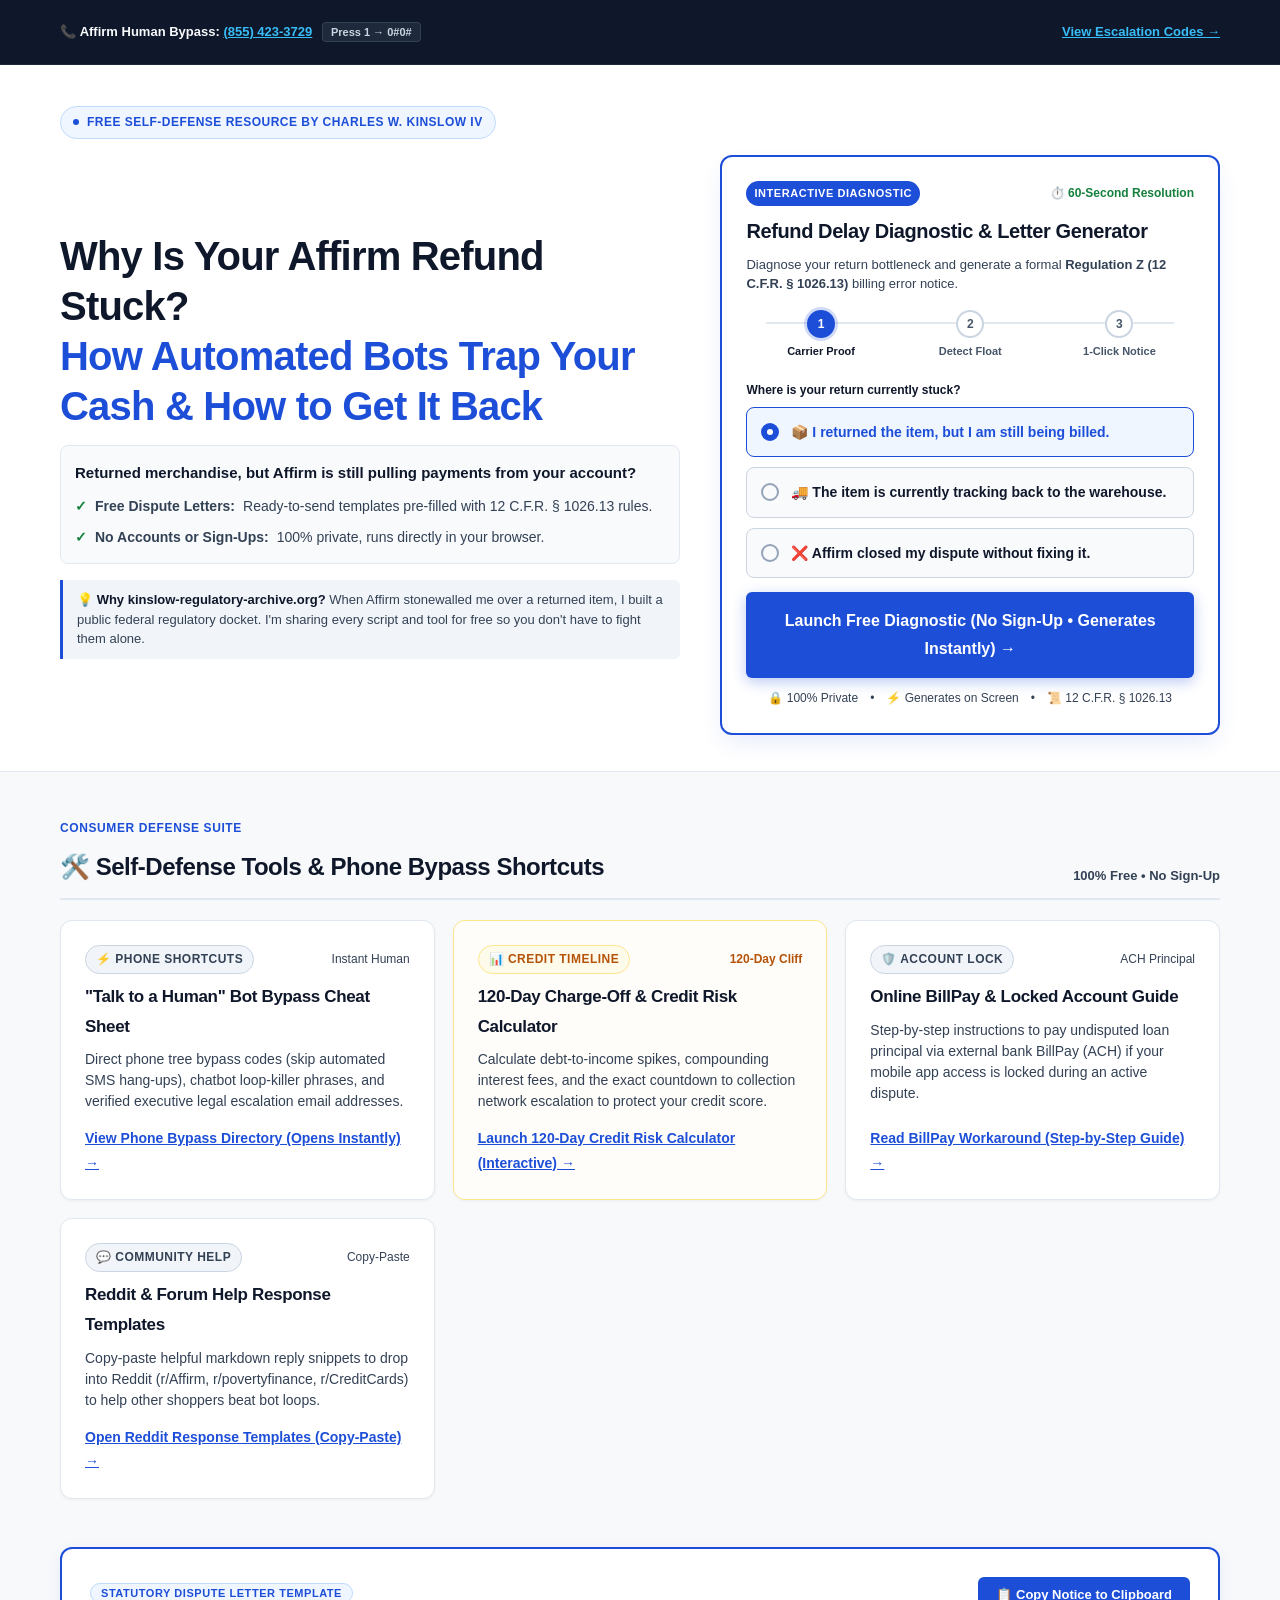
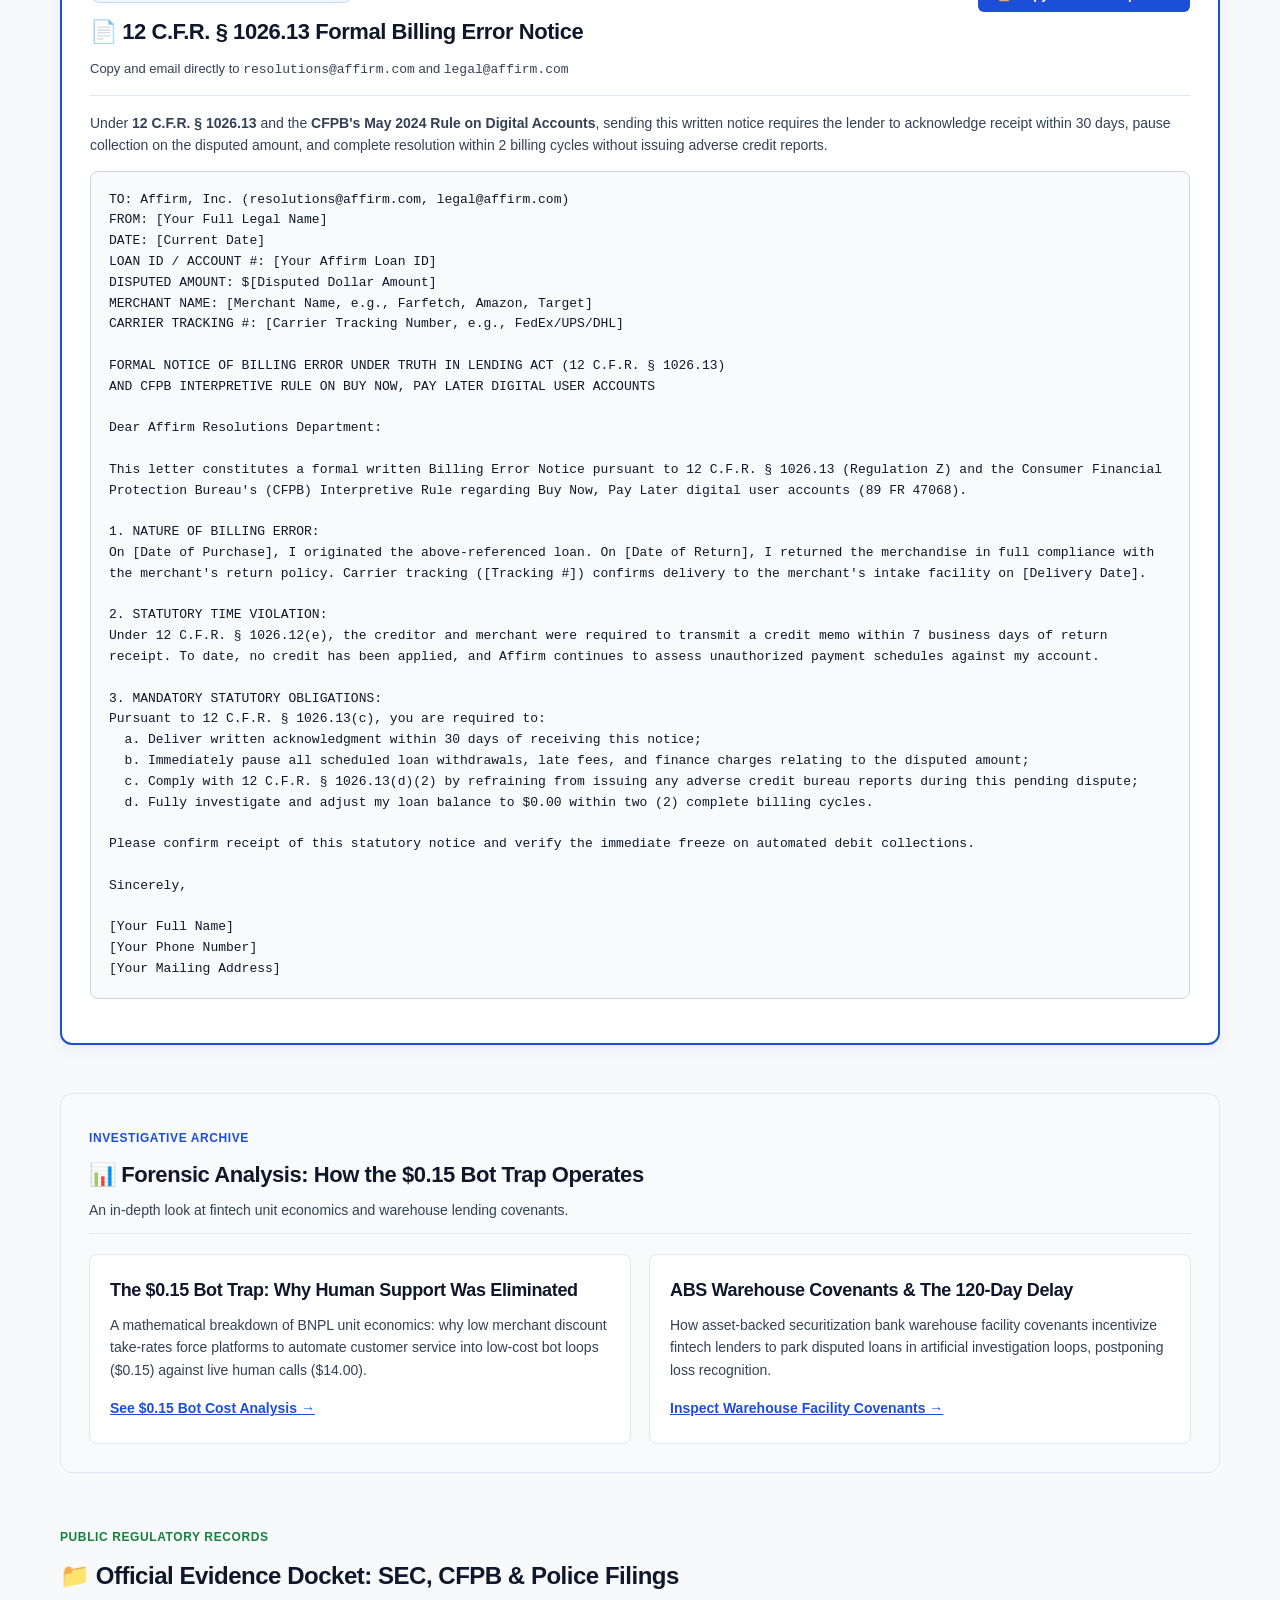
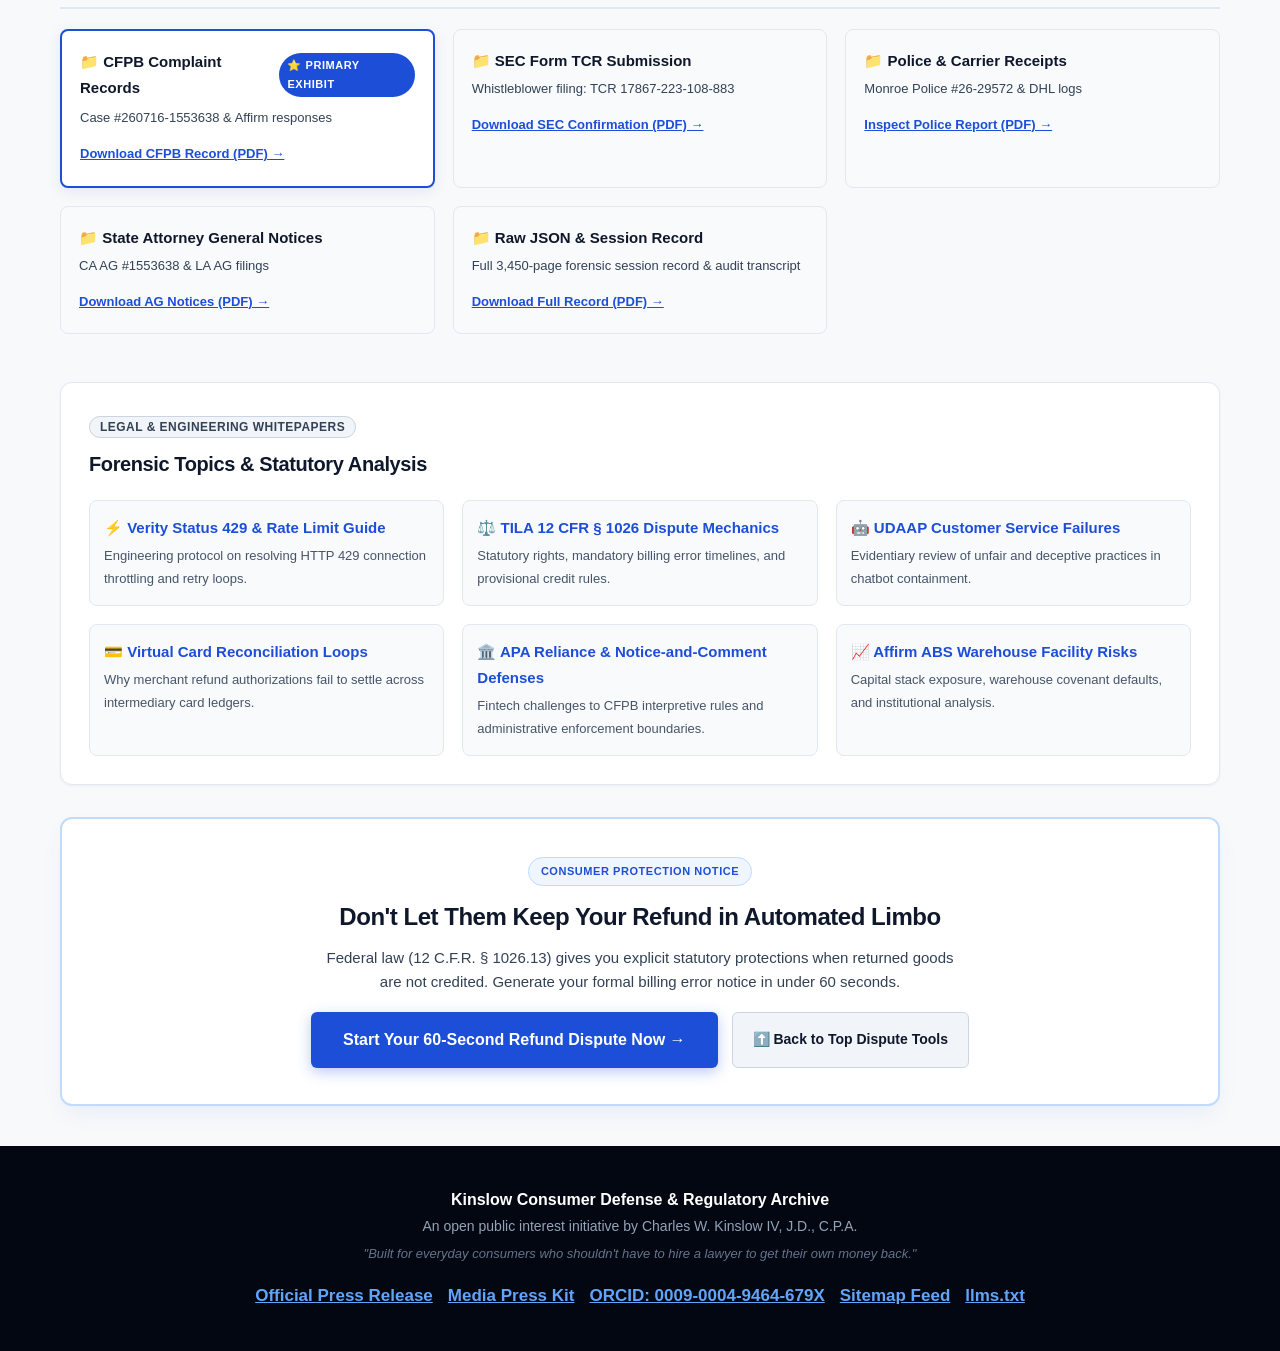
<file: index.html>
<!DOCTYPE html>
<html lang="en-US">

<head>
  <meta charset="UTF-8">
  <meta name="viewport" content="width=device-width, initial-scale=1.0">
  <meta http-equiv="Cache-Control" content="no-cache, no-store, must-revalidate">
  <meta http-equiv="Pragma" content="no-cache">
  <meta http-equiv="Expires" content="0">

  <!-- BASE URL: Guarantees style.css and all internal links stay inside this repository -->
  <base href="https://charwiz43.github.io/BNPL-abuse-fintech-lies-regulatory/">

  <title>Affirm Refund Disputes, Denials &amp; Consumer Guide | Charles W. Kinslow IV</title>
  <meta name="description"
    content="Free tools and step-by-step letters from an everyday consumer to help you beat Affirm customer service bot loops, fix refund delays, and protect your credit score.">
  <link rel="canonical" href="https://charwiz43.github.io/BNPL-abuse-fintech-lies-regulatory/">

  <!-- SAME-REPO CSS LINK (Resolves automatically to /BNPL-abuse-fintech-lies-regulatory/style.css) -->
  <link rel="stylesheet" href="style.css">

  <!-- Open Graph / Facebook / LinkedIn -->
  <meta property="og:type" content="website">
  <meta property="og:title" content="Affirm Refund Disputes, Denials &amp; Consumer Defense Guide">
  <meta property="og:description"
    content="Free statutory dispute letters, CFPB docket records, and bot bypass shortcuts to resolve Affirm refund delays under Regulation Z.">
  <meta property="og:url" content="https://charwiz43.github.io/BNPL-abuse-fintech-lies-regulatory/">
  <meta property="og:image" content="https://charwiz43.github.io/BNPL-abuse-fintech-lies-regulatory/icon-512.png">
  <meta property="og:site_name" content="Public Regulatory Archive">

  <!-- Twitter Card -->
  <meta name="twitter:card" content="summary_large_image">
  <meta name="twitter:title" content="Affirm Refund Disputes, Denials &amp; Consumer Defense Guide">
  <meta name="twitter:description"
    content="Free statutory dispute letters, CFPB docket records, and bot bypass shortcuts to resolve Affirm refund delays under Regulation Z.">
  <meta name="twitter:image" content="https://charwiz43.github.io/BNPL-abuse-fintech-lies-regulatory/icon-512.png">

  <!-- MANIFEST -->
  <link rel="manifest"
    href="data:application/manifest+json;charset=utf-8,%7B%22name%22%3A%22Charles%20W.%20Kinslow%20IV%20%7C%20Fintech%20%26%20BNPL%20Regulatory%20Archive%22%2C%22short_name%22%3A%22Kinslow%20Archive%22%2C%22description%22%3A%22Public%20regulatory%20archive%20of%20CFPB%20Complaint%20%23260717-35668593%2C%20primary%20exhibits%2C%20and%20legal%20research.%22%2C%22start_url%22%3A%22/BNPL-abuse-fintech-lies-regulatory/%22%2C%22scope%22%3A%22/BNPL-abuse-fintech-lies-regulatory/%22%2C%22display%22%3A%22standalone%22%2C%22background_color%22%3A%22%230b0f19%22%2C%22theme_color%22%3A%22%230b0f19%22%2C%22orientation%22%3A%22portrait-primary%22%2C%22icons%22%3A%5B%7B%22src%22%3A%22/BNPL-abuse-fintech-lies-regulatory/icon-192.png%22%2C%22sizes%22%3A%22192x192%22%2C%22type%22%3A%22image/png%22%2C%22purpose%22%3A%22any%20maskable%22%7D%2C%7B%22src%22%3A%22/BNPL-abuse-fintech-lies-regulatory/icon-512.png%22%2C%22sizes%22%3A%22512x512%22%2C%22type%22%3A%22image/png%22%2C%22purpose%22%3A%22any%20maskable%22%7D%5D%7D">

  <link rel="icon"
    href="data:image/svg+xml,<svg xmlns=%22http://www.w3.org/2000/svg%22 viewBox=%220 0 100 100%22><text y=%22.9em%22 font-size=%2290%22>⚖️</text></svg>">
  <link rel="apple-touch-icon" href="icon-192.png">
  <meta name="theme-color" content="#f8f9fa">

  <!-- SCHEMA METADATA -->
  <script type="application/ld+json">
  {
    "@context": "https://schema.org",
    "@graph": [
      {
        "@type": "WebApplication",
        "@id": "https://charwiz43.github.io/BNPL-abuse-fintech-lies-regulatory/#app",
        "url": "https://charwiz43.github.io/BNPL-abuse-fintech-lies-regulatory/",
        "name": "Affirm Refund Dispute & Bot Bypass Self-Defense Toolkit",
        "applicationCategory": "FinanceApplication",
        "operatingSystem": "All",
        "browserRequirements": "Requires JavaScript",
        "offers": {
          "@type": "Offer",
          "price": "0.00",
          "priceCurrency": "USD"
        },
        "description": "Free interactive web application generating formal Regulation Z (12 CFR § 1026.13) billing error dispute notices and providing phone tree bypass shortcuts."
      },
      {
        "@type": "HowTo",
        "name": "How to Dispute an Affirm Refund Delay Under Regulation Z (12 C.F.R. § 1026.13)",
        "description": "Step-by-step statutory procedure to dispute Buy Now Pay Later (BNPL) billing errors, pause loan payments, and eliminate unauthorized charges.",
        "totalTime": "PT5M",
        "step": [
          {
            "@type": "HowToStep",
            "name": "Obtain Carrier Return Delivery Proof",
            "text": "Obtain UPS, FedEx, or USPS carrier tracking delivery confirmation proving the merchant received the returned merchandise."
          },
          {
            "@type": "HowToStep",
            "name": "Audit the 7-Business-Day Statutory Window",
            "text": "Under 12 C.F.R. § 1026.12(e), merchants have 7 business days from receipt of return to transmit a credit memo to the creditor."
          },
          {
            "@type": "HowToStep",
            "name": "Transmit Formal 12 C.F.R. § 1026.13 Billing Error Notice",
            "text": "Send a formal written dispute letter to resolutions@affirm.com and legal@affirm.com citing 12 C.F.R. § 1026.13 to legally compel a temporary payment freeze."
          }
        ]
      },
      {
        "@type": "DigitalDocument",
        "name": "12 C.F.R. § 1026.13 Statutory Billing Error Notice Template",
        "description": "Formal legal notice template for Buy Now Pay Later consumer credit disputes asserting billing error resolution rights.",
        "url": "https://charwiz43.github.io/BNPL-abuse-fintech-lies-regulatory/",
        "encodingFormat": "text/plain",
        "isAccessibleForFree": true
      },
      {
        "@type": "FAQPage",
        "mainEntity": [
          {
            "@type": "Question",
            "name": "How do I reach a human representative at Affirm customer service (855-423-3729)?",
            "acceptedAnswer": {
              "@type": "Answer",
              "text": "Call Affirm customer support at (855) 423-3729. When prompted, press 1 for existing loan inquiries, then immediately enter DTMF sequence 0#0# to bypass the automated SMS containment bot and route directly to a live representative."
            }
          },
          {
            "@type": "Question",
            "name": "What is the 12 C.F.R. § 1026.13 dispute letter template for Affirm?",
            "acceptedAnswer": {
              "@type": "Answer",
              "text": "A formal billing error notice sent under Truth in Lending Act Regulation Z (12 C.F.R. § 1026.13). It specifies the consumer's name, loan ID, carrier tracking delivery proof, and invokes the mandatory requirement that the lender acknowledge within 30 days and resolve within 2 complete billing cycles without reporting adverse credit."
            }
          },
          {
            "@type": "Question",
            "name": "Why is Affirm charging me for an item I already returned?",
            "acceptedAnswer": {
              "@type": "Answer",
              "text": "Affirm automated loan servicing schedules pull automatic payments from your debit card regardless of merchant return status until a credit memo is processed. Sending a formal 12 C.F.R. § 1026.13 dispute notice legally compels Affirm to pause automatic collections and interest charges during the investigation."
            }
          },
          {
            "@type": "Question",
            "name": "Does the CFPB Buy Now Pay Later rule apply credit card dispute protections to Affirm?",
            "acceptedAnswer": {
              "@type": "Answer",
              "text": "Yes. Under the CFPB's May 2024 Interpretive Rule on Digital User Accounts, BNPL providers that issue digital accounts are defined as card issuers under Truth in Lending (Regulation Z), granting consumers full statutory billing error dispute and refund rights."
            }
          }
        ]
      }
    ]
  }
  </script>
</head>

<body class="guide-page">

  <!-- CONSOLIDATED MOBILE EMERGENCY STRIP -->
  <aside class="mobile-emergency-bar" role="complementary" aria-label="Consumer alert">
    <div class="container" style="display: flex; justify-content: space-between; align-items: center; flex-wrap: wrap; width: 100%; gap: 8px;">
      <div>
        <span>📞 <strong>Affirm Human Bypass:</strong> </span>
        <a href="tel:8554233729,1,,0%230%23" class="phone-tap-link">(855) 423-3729</a>
        <span class="dtmf-pill" style="margin-left: 6px;">Press 1 &rarr; 0#0#</span>
      </div>
      <a href="tools/affirm-bot-bypass-cheat-sheet.html" style="color: #38bdf8; font-size: 13px; font-weight: 700; text-decoration: underline; min-height: 44px; display: inline-flex; align-items: center;">
        View Escalation Codes &rarr;
      </a>
    </div>
  </aside>

  <!-- HERO SECTION -->
  <header class="hero-section" role="banner">
    <div class="container">

      <div style="display: inline-flex; align-items: center; gap: 8px; background: #eff6ff; border: 1px solid #bfdbfe; color: #1d4ed8; padding: 5px 12px; border-radius: 9999px; font-size: 12px; font-weight: 700; text-transform: uppercase; letter-spacing: 0.04em; margin-bottom: 16px;">
        <span style="display: inline-block; width: 6px; height: 6px; background: #1d4ed8; border-radius: 50%;"></span>
        Free Self-Defense Resource by Charles W. Kinslow IV
      </div>

      <div class="hero-grid">
        <!-- LEFT COLUMN -->
        <div>
          <h1 style="font-size: clamp(26px, 3.8vw, 40px); font-weight: 900; line-height: 1.25; margin: 0 0 14px; color: #0f172a;">
            Why Is Your Affirm Refund Stuck?<br>
            <span style="color: #1d4ed8;">How Automated Bots Trap Your Cash &amp; How to Get It Back</span>
          </h1>

          <div style="background: #f8fafc; border: 1px solid #e2e8f0; border-radius: 8px; padding: 14px; margin-bottom: 16px;">
            <p style="font-size: 15px; font-weight: 700; color: #0f172a; margin: 0 0 8px;">
              Returned merchandise, but Affirm is still pulling payments from your account?
            </p>
            <ul style="list-style: none; padding: 0; margin: 0; display: grid; gap: 6px; font-size: 14px; color: #334155;">
              <li style="display: flex; align-items: center; gap: 8px;">
                <span style="color: #15803d; font-weight: 800;">✓</span> <strong>Free Dispute Letters:</strong>
                Ready-to-send templates pre-filled with 12 C.F.R. § 1026.13 rules.
              </li>
              <li style="display: flex; align-items: center; gap: 8px;">
                <span style="color: #15803d; font-weight: 800;">✓</span> <strong>No Accounts or Sign-Ups:</strong> 100% private, runs directly in your browser.
              </li>
            </ul>
          </div>

          <div style="background: #f1f5f9; border-left: 3px solid #1d4ed8; border-radius: 0 6px 6px 0; padding: 10px 14px;">
            <p style="margin: 0; font-size: 13px; color: #334155; line-height: 1.5;">
              💡 <strong style="color: #0f172a;">Why kinslow-regulatory-archive.org?</strong> When Affirm stonewalled me
              over a returned item, I built a public federal regulatory docket. I'm sharing every script and tool for
              free so you don't have to fight them alone.
            </p>
          </div>
        </div>

        <!-- RIGHT COLUMN: INTERACTIVE HERO TOOL -->
        <div style="background: #ffffff; border: 2.5px solid #1d4ed8; border-radius: 12px; padding: 24px; box-shadow: 0 10px 25px -5px rgba(29, 78, 216, 0.12);">
          <div style="display: flex; align-items: center; justify-content: space-between; margin-bottom: 8px;">
            <span style="background: #1d4ed8; color: #ffffff; font-size: 11px; font-weight: 800; padding: 3px 8px; border-radius: 9999px; text-transform: uppercase; letter-spacing: 0.05em;">Interactive Diagnostic</span>
            <span style="font-size: 12px; font-weight: 700; color: #15803d;">⏱️ 60-Second Resolution</span>
          </div>

          <h2 style="font-size: 20px; font-weight: 800; color: #0f172a; margin: 0 0 6px;">Refund Delay Diagnostic &amp; Letter Generator</h2>
          <p style="font-size: 13px; color: #334155; line-height: 1.5; margin: 0 0 12px;">
            Diagnose your return bottleneck and generate a formal <strong>Regulation Z (12 C.F.R. § 1026.13)</strong> billing error notice.
          </p>

          <div class="timeline-roadmap" id="funnel-roadmap">
            <div class="roadmap-node active" id="node-1">
              <div class="roadmap-circle">1</div>
              <span class="roadmap-label">Carrier Proof</span>
            </div>
            <div class="roadmap-node" id="node-2">
              <div class="roadmap-circle">2</div>
              <span class="roadmap-label">Detect Float</span>
            </div>
            <div class="roadmap-node" id="node-3">
              <div class="roadmap-circle">3</div>
              <span class="roadmap-label">1-Click Notice</span>
            </div>
          </div>

          <div style="margin-bottom: 14px;">
            <label style="display: block; font-size: 12px; font-weight: 700; color: #0f172a; margin-bottom: 6px;">Where is your return currently stuck?</label>
            <div class="status-option-card selected" onclick="selectOption(this, 1)">
              <div class="radio-indicator"></div>
              <span>📦 I returned the item, but I am still being billed.</span>
            </div>
            <div class="status-option-card" onclick="selectOption(this, 2)">
              <div class="radio-indicator"></div>
              <span>🚚 The item is currently tracking back to the warehouse.</span>
            </div>
            <div class="status-option-card" onclick="selectOption(this, 3)">
              <div class="radio-indicator"></div>
              <span>❌ Affirm closed my dispute without fixing it.</span>
            </div>
          </div>

          <a href="tools/bnpl-refund-delay-diagnostic.html" class="btn-primary-isolated" id="launch-cta">
            Launch Free Diagnostic (No Sign-Up • Generates Instantly) &rarr;
          </a>

          <div style="display: flex; justify-content: center; align-items: center; gap: 12px; margin-top: 10px; font-size: 12px; color: #334155;">
            <span>🔒 100% Private</span>
            <span>•</span>
            <span>⚡ Generates on Screen</span>
            <span>•</span>
            <span>📜 12 C.F.R. § 1026.13</span>
          </div>
        </div>
      </div>

    </div>
  </header>

  <script>
    function selectOption(el, stepNum) {
      var cards = document.querySelectorAll('.status-option-card');
      cards.forEach(function (c) { c.classList.remove('selected'); });
      el.classList.add('selected');
      var node1 = document.getElementById('node-1');
      var node2 = document.getElementById('node-2');
      if (node1 && node2) {
        node1.className = 'roadmap-node completed';
        node1.querySelector('.roadmap-circle').innerHTML = '✓';
        node2.className = 'roadmap-node active';
      }
    }
  </script>

  <!-- MAIN VIEWPORT -->
  <main class="container" style="margin: 40px auto;">

    <!-- TIER 1: OPERATIONAL CONSUMER DEFENSE SUITE -->
    <section aria-labelledby="tools-heading" style="margin-bottom: 48px;">
      <div style="display: flex; justify-content: space-between; align-items: flex-end; margin-bottom: 20px; border-bottom: 2px solid #e2e8f0; padding-bottom: 10px; flex-wrap: wrap; gap: 10px;">
        <div>
          <span style="color: #1d4ed8; font-size: 12px; font-weight: 800; text-transform: uppercase; letter-spacing: 0.05em;">Consumer Defense Suite</span>
          <h2 id="tools-heading" style="font-size: 24px; font-weight: 800; color: #0f172a; margin: 4px 0 0;">🛠️ Self-Defense Tools &amp; Phone Bypass Shortcuts</h2>
        </div>
        <span style="font-size: 13px; color: #334155; font-weight: 600;">100% Free • No Sign-Up</span>
      </div>

      <div class="responsive-card-grid">
        <div class="tool-card">
          <div>
            <div style="display: flex; justify-content: space-between; align-items: center; margin-bottom: 8px;">
              <span class="badge-clean">⚡ Phone Shortcuts</span>
              <span style="font-size: 12px; color: #334155;">Instant Human</span>
            </div>
            <h3 style="font-size: 17px; font-weight: 700; color: #0f172a; margin: 0 0 8px;">"Talk to a Human" Bot Bypass Cheat Sheet</h3>
            <p style="color: #334155; font-size: 14px; line-height: 1.5; margin: 0 0 14px;">
              Direct phone tree bypass codes (skip automated SMS hang-ups), chatbot loop-killer phrases, and verified executive legal escalation email addresses.
            </p>
          </div>
          <a href="tools/affirm-bot-bypass-cheat-sheet.html" style="font-weight: 700; font-size: 14px; color: #1d4ed8; text-decoration: underline;">View Phone Bypass Directory (Opens Instantly) &rarr;</a>
        </div>

        <div class="tool-card" style="border-color: #fde68a; background: #fffdfa;">
          <div>
            <div style="display: flex; justify-content: space-between; align-items: center; margin-bottom: 8px;">
              <span class="badge-amber">📊 Credit Timeline</span>
              <span style="font-size: 12px; color: #b45309; font-weight: 700;">120-Day Cliff</span>
            </div>
            <h3 style="font-size: 17px; font-weight: 700; color: #0f172a; margin: 0 0 8px;">120-Day Charge-Off &amp; Credit Risk Calculator</h3>
            <p style="color: #334155; font-size: 14px; line-height: 1.5; margin: 0 0 14px;">
              Calculate debt-to-income spikes, compounding interest fees, and the exact countdown to collection network escalation to protect your credit score.
            </p>
          </div>
          <a href="tools/underwriting-credit-impact-calculator.html" style="font-weight: 700; font-size: 14px; color: #1d4ed8; text-decoration: underline;">Launch 120-Day Credit Risk Calculator (Interactive) &rarr;</a>
        </div>

        <div class="tool-card">
          <div>
            <div style="display: flex; justify-content: space-between; align-items: center; margin-bottom: 8px;">
              <span class="badge-clean">🛡️ Account Lock</span>
              <span style="font-size: 12px; color: #334155;">ACH Principal</span>
            </div>
            <h3 style="font-size: 17px; font-weight: 700; color: #0f172a; margin: 0 0 8px;">Online BillPay &amp; Locked Account Guide</h3>
            <p style="color: #334155; font-size: 14px; line-height: 1.5; margin: 0 0 14px;">
              Step-by-step instructions to pay undisputed loan principal via external bank BillPay (ACH) if your mobile app access is locked during an active dispute.
            </p>
          </div>
          <a href="guides/affirm-bank-billpay-workaround.html" style="font-weight: 700; font-size: 14px; color: #1d4ed8; text-decoration: underline;">Read BillPay Workaround (Step-by-Step Guide) &rarr;</a>
        </div>

        <div class="tool-card">
          <div>
            <div style="display: flex; justify-content: space-between; align-items: center; margin-bottom: 8px;">
              <span class="badge-clean">💬 Community Help</span>
              <span style="font-size: 12px; color: #334155;">Copy-Paste</span>
            </div>
            <h3 style="font-size: 17px; font-weight: 700; color: #0f172a; margin: 0 0 8px;">Reddit &amp; Forum Help Response Templates</h3>
            <p style="color: #334155; font-size: 14px; line-height: 1.5; margin: 0 0 14px;">
              Copy-paste helpful markdown reply snippets to drop into Reddit (r/Affirm, r/povertyfinance, r/CreditCards) to help other shoppers beat bot loops.
            </p>
          </div>
          <a href="tools/reddit-community-response-toolkit.html" style="font-weight: 700; font-size: 14px; color: #1d4ed8; text-decoration: underline;">Open Reddit Response Templates (Copy-Paste) &rarr;</a>
        </div>
      </div>
    </section>

    <!-- STATUTORY DISPUTE NOTICE TEMPLATE -->
    <section id="dispute-letter-template" aria-labelledby="template-heading"
      style="margin-bottom: 48px; background: #ffffff; border: 2px solid #1d4ed8; border-radius: 12px; padding: 28px; box-shadow: 0 4px 16px rgba(29,78,216,0.08);">
      <div style="display: flex; justify-content: space-between; align-items: flex-start; flex-wrap: wrap; gap: 12px; margin-bottom: 16px; border-bottom: 1px solid #e2e8f0; padding-bottom: 12px;">
        <div>
          <span style="background: #eff6ff; border: 1px solid #bfdbfe; color: #1d4ed8; font-size: 11px; font-weight: 800; padding: 3px 10px; border-radius: 9999px; text-transform: uppercase; letter-spacing: 0.05em;">Statutory Dispute Letter Template</span>
          <h2 id="template-heading" style="font-size: 22px; font-weight: 800; color: #0f172a; margin: 6px 0 2px;">📄 12 C.F.R. § 1026.13 Formal Billing Error Notice</h2>
          <span style="font-size: 13px; color: #334155;">Copy and email directly to <code>resolutions@affirm.com</code> and <code>legal@affirm.com</code></span>
        </div>
        <button id="copy-template-btn" onclick="copyDisputeTemplate()"
          style="background: #1d4ed8; color: #ffffff; border: none; border-radius: 6px; padding: 10px 18px; font-size: 13px; font-weight: 700; cursor: pointer; display: inline-flex; align-items: center; gap: 6px; transition: all 0.2s ease;">
          <span>📋 Copy Notice to Clipboard</span>
        </button>
      </div>

      <p style="font-size: 14px; color: #334155; line-height: 1.6; margin-bottom: 14px;">
        Under <strong>12 C.F.R. § 1026.13</strong> and the <strong>CFPB's May 2024 Rule on Digital Accounts</strong>,
        sending this written notice requires the lender to acknowledge receipt within 30 days, pause collection on the
        disputed amount, and complete resolution within 2 billing cycles without issuing adverse credit reports.
      </p>

      <pre id="dispute-notice-text" class="dispute-notice-box">
TO: Affirm, Inc. (resolutions@affirm.com, legal@affirm.com)
FROM: [Your Full Legal Name]
DATE: [Current Date]
LOAN ID / ACCOUNT #: [Your Affirm Loan ID]
DISPUTED AMOUNT: $[Disputed Dollar Amount]
MERCHANT NAME: [Merchant Name, e.g., Farfetch, Amazon, Target]
CARRIER TRACKING #: [Carrier Tracking Number, e.g., FedEx/UPS/DHL]

FORMAL NOTICE OF BILLING ERROR UNDER TRUTH IN LENDING ACT (12 C.F.R. § 1026.13)
AND CFPB INTERPRETIVE RULE ON BUY NOW, PAY LATER DIGITAL USER ACCOUNTS

Dear Affirm Resolutions Department:

This letter constitutes a formal written Billing Error Notice pursuant to 12 C.F.R. § 1026.13 (Regulation Z) and the Consumer Financial Protection Bureau's (CFPB) Interpretive Rule regarding Buy Now, Pay Later digital user accounts (89 FR 47068).

1. NATURE OF BILLING ERROR:
On [Date of Purchase], I originated the above-referenced loan. On [Date of Return], I returned the merchandise in full compliance with the merchant's return policy. Carrier tracking ([Tracking #]) confirms delivery to the merchant's intake facility on [Delivery Date].

2. STATUTORY TIME VIOLATION:
Under 12 C.F.R. § 1026.12(e), the creditor and merchant were required to transmit a credit memo within 7 business days of return receipt. To date, no credit has been applied, and Affirm continues to assess unauthorized payment schedules against my account.

3. MANDATORY STATUTORY OBLIGATIONS:
Pursuant to 12 C.F.R. § 1026.13(c), you are required to:
  a. Deliver written acknowledgment within 30 days of receiving this notice;
  b. Immediately pause all scheduled loan withdrawals, late fees, and finance charges relating to the disputed amount;
  c. Comply with 12 C.F.R. § 1026.13(d)(2) by refraining from issuing any adverse credit bureau reports during this pending dispute;
  d. Fully investigate and adjust my loan balance to $0.00 within two (2) complete billing cycles.

Please confirm receipt of this statutory notice and verify the immediate freeze on automated debit collections.

Sincerely,

[Your Full Name]
[Your Phone Number]
[Your Mailing Address]
</pre>

      <script>
        function copyDisputeTemplate() {
          var text = document.getElementById("dispute-notice-text").innerText;
          navigator.clipboard.writeText(text).then(function () {
            var btn = document.getElementById("copy-template-btn");
            btn.innerHTML = "<span>✓ Copied to Clipboard!</span>";
            btn.style.background = "#15803d";
            setTimeout(function () {
              btn.innerHTML = "<span>📋 Copy Notice to Clipboard</span>";
              btn.style.background = "#1d4ed8";
            }, 3000);
          });
        }
      </script>
    </section>

    <!-- FORENSIC INVESTIGATIVE ARCHIVE -->
    <section aria-labelledby="investigations-heading"
      style="margin-bottom: 48px; background: #f8fafc; border: 1px solid #e2e8f0; border-radius: 12px; padding: 28px;">
      <div style="margin-bottom: 20px; border-bottom: 1px solid #e2e8f0; padding-bottom: 10px;">
        <span style="color: #1d4ed8; font-size: 12px; font-weight: 800; text-transform: uppercase; letter-spacing: 0.05em;">Investigative Archive</span>
        <h2 id="investigations-heading" style="font-size: 22px; font-weight: 800; color: #0f172a; margin: 4px 0 0;">📊 Forensic Analysis: How the $0.15 Bot Trap Operates</h2>
        <p style="color: #334155; font-size: 14px; margin: 4px 0 0;">An in-depth look at fintech unit economics and warehouse lending covenants.</p>
      </div>

      <div class="responsive-card-grid">
        <article style="background: #ffffff; border: 1px solid #e2e8f0; border-radius: 8px; padding: 20px;">
          <h3 style="font-size: 18px; font-weight: 800; color: #0f172a; margin: 0 0 8px;">The $0.15 Bot Trap: Why Human Support Was Eliminated</h3>
          <p style="color: #334155; font-size: 14px; line-height: 1.6; margin: 0 0 12px;">
            A mathematical breakdown of BNPL unit economics: why low merchant discount take-rates force platforms to automate customer service into low-cost bot loops ($0.15) against live human calls ($14.00).
          </p>
          <a href="topics/bnpl-unit-economics-customer-service-containment.html" style="font-weight: 700; font-size: 14px; color: #1d4ed8; text-decoration: underline;">See $0.15 Bot Cost Analysis &rarr;</a>
        </article>

        <article style="background: #ffffff; border: 1px solid #e2e8f0; border-radius: 8px; padding: 20px;">
          <h3 style="font-size: 18px; font-weight: 800; color: #0f172a; margin: 0 0 8px;">ABS Warehouse Covenants &amp; The 120-Day Delay</h3>
          <p style="color: #334155; font-size: 14px; line-height: 1.6; margin: 0 0 12px;">
            How asset-backed securitization bank warehouse facility covenants incentivize fintech lenders to park disputed loans in artificial investigation loops, postponing loss recognition.
          </p>
          <a href="topics/affirm-short-seller-thesis-warehouse-covenants.html" style="font-weight: 700; font-size: 14px; color: #1d4ed8; text-decoration: underline;">Inspect Warehouse Facility Covenants &rarr;</a>
        </article>
      </div>
    </section>

    <!-- THE UNREDACTED EVIDENCE DOCKET -->
    <section id="master-evidence-docket" aria-labelledby="docket-heading" style="margin-bottom: 48px;">
      <div style="margin-bottom: 20px; border-bottom: 2px solid #e2e8f0; padding-bottom: 10px;">
        <span style="color: #15803d; font-size: 12px; font-weight: 800; text-transform: uppercase; letter-spacing: 0.05em;">Public Regulatory Records</span>
        <h2 id="docket-heading" style="font-size: 24px; font-weight: 800; color: #0f172a; margin: 4px 0 0;">📁 Official Evidence Docket: SEC, CFPB &amp; Police Filings</h2>
      </div>

      <div class="responsive-card-grid">
        <div class="docket-card-featured">
          <div style="display: flex; justify-content: space-between; align-items: center; margin-bottom: 6px;">
            <strong style="font-size: 15px; color: #0f172a;">📁 CFPB Complaint Records</strong>
            <span class="badge-featured">⭐ Primary Exhibit</span>
          </div>
          <span style="font-size: 13px; color: #334155; display: block; margin-bottom: 8px;">Case #260716-1553638 &amp; Affirm responses</span>
          <a href="documents/cfpb-complaint-and-affirm-false-response.pdf" class="stretched-link" style="font-weight: 700; font-size: 13px; color: #1d4ed8; text-decoration: underline;">Download CFPB Record (PDF) &rarr;</a>
        </div>

        <div class="docket-card">
          <strong style="display: block; font-size: 15px; color: #0f172a; margin-bottom: 4px;">📁 SEC Form TCR Submission</strong>
          <span style="font-size: 13px; color: #334155; display: block; margin-bottom: 8px;">Whistleblower filing: TCR 17867-223-108-883</span>
          <a href="documents/sec-form-tcr-submission-confirmation-17867-223-108-883.pdf" class="stretched-link" style="font-weight: 700; font-size: 13px; color: #1d4ed8; text-decoration: underline;">Download SEC Confirmation (PDF) &rarr;</a>
        </div>

        <div class="docket-card">
          <strong style="display: block; font-size: 15px; color: #0f172a; margin-bottom: 4px;">📁 Police &amp; Carrier Receipts</strong>
          <span style="font-size: 13px; color: #334155; display: block; margin-bottom: 8px;">Monroe Police #26-29572 &amp; DHL logs</span>
          <a href="documents/monroe-police-report-26-29572.pdf" class="stretched-link" style="font-weight: 700; font-size: 13px; color: #1d4ed8; text-decoration: underline;">Inspect Police Report (PDF) &rarr;</a>
        </div>

        <div class="docket-card">
          <strong style="display: block; font-size: 15px; color: #0f172a; margin-bottom: 4px;">📁 State Attorney General Notices</strong>
          <span style="font-size: 13px; color: #334155; display: block; margin-bottom: 8px;">CA AG #1553638 &amp; LA AG filings</span>
          <a href="documents/california-ag-dispute-notice.pdf" class="stretched-link" style="font-weight: 700; font-size: 13px; color: #1d4ed8; text-decoration: underline;">Download AG Notices (PDF) &rarr;</a>
        </div>

        <div class="docket-card">
          <strong style="display: block; font-size: 15px; color: #0f172a; margin-bottom: 4px;">📁 Raw JSON &amp; Session Record</strong>
          <span style="font-size: 13px; color: #334155; display: block; margin-bottom: 8px;">Full 3,450-page forensic session record &amp; audit transcript</span>
          <a href="documents/raw-json-and-clean-session-record.pdf" target="_blank" class="stretched-link" style="font-weight: 700; font-size: 13px; color: #1d4ed8; text-decoration: underline;">Download Full Record (PDF) &rarr;</a>
        </div>
      </div>
    </section>

    <!-- REGULATORY TOPICS & LEGAL WHITEPAPERS -->
    <section style="background: #ffffff; border: 1px solid var(--border-subtle); border-radius: var(--radius-lg); padding: 28px; margin-bottom: 32px; box-shadow: 0 1px 3px rgba(15,23,42,0.05);">
      <div style="display: flex; justify-content: space-between; align-items: center; margin-bottom: 18px; flex-wrap: wrap; gap: 8px;">
        <div>
          <span class="badge-clean">Legal &amp; Engineering Whitepapers</span>
          <h3 style="font-size: 20px; font-weight: 800; color: #0f172a; margin: 6px 0 0;">Forensic Topics &amp; Statutory Analysis</h3>
        </div>
      </div>
      <div class="responsive-card-grid">
        <div style="background: #f8fafc; border: 1px solid #e2e8f0; border-radius: 8px; padding: 14px;">
          <a href="topics/verity-je-status-429.html" style="font-weight: 700; font-size: 15px; color: #1d4ed8; display: block; margin-bottom: 4px;">⚡ Verity Status 429 &amp; Rate Limit Guide</a>
          <span style="font-size: 13px; color: #475569; display: block;">Engineering protocol on resolving HTTP 429 connection throttling and retry loops.</span>
        </div>
        <div style="background: #f8fafc; border: 1px solid #e2e8f0; border-radius: 8px; padding: 14px;">
          <a href="topics/tila-12cfr1026-closed-end-dispute-mechanics.html" style="font-weight: 700; font-size: 15px; color: #1d4ed8; display: block; margin-bottom: 4px;">⚖️ TILA 12 CFR § 1026 Dispute Mechanics</a>
          <span style="font-size: 13px; color: #475569; display: block;">Statutory rights, mandatory billing error timelines, and provisional credit rules.</span>
        </div>
        <div style="background: #f8fafc; border: 1px solid #e2e8f0; border-radius: 8px; padding: 14px;">
          <a href="topics/udaap-customer-service-failures.html" style="font-weight: 700; font-size: 15px; color: #1d4ed8; display: block; margin-bottom: 4px;">🤖 UDAAP Customer Service Failures</a>
          <span style="font-size: 13px; color: #475569; display: block;">Evidentiary review of unfair and deceptive practices in chatbot containment.</span>
        </div>
        <div style="background: #f8fafc; border: 1px solid #e2e8f0; border-radius: 8px; padding: 14px;">
          <a href="topics/single-use-virtual-cards-reconciliation-loops.html" style="font-weight: 700; font-size: 15px; color: #1d4ed8; display: block; margin-bottom: 4px;">💳 Virtual Card Reconciliation Loops</a>
          <span style="font-size: 13px; color: #475569; display: block;">Why merchant refund authorizations fail to settle across intermediary card ledgers.</span>
        </div>
        <div style="background: #f8fafc; border: 1px solid #e2e8f0; border-radius: 8px; padding: 14px;">
          <a href="topics/apa-notice-and-comment-reliance-defenses.html" style="font-weight: 700; font-size: 15px; color: #1d4ed8; display: block; margin-bottom: 4px;">🏛️ APA Reliance &amp; Notice-and-Comment Defenses</a>
          <span style="font-size: 13px; color: #475569; display: block;">Fintech challenges to CFPB interpretive rules and administrative enforcement boundaries.</span>
        </div>
        <div style="background: #f8fafc; border: 1px solid #e2e8f0; border-radius: 8px; padding: 14px;">
          <a href="topics/affirm-capital-stack-abs-warehouse-facility-risks.html" style="font-weight: 700; font-size: 15px; color: #1d4ed8; display: block; margin-bottom: 4px;">📈 Affirm ABS Warehouse Facility Risks</a>
          <span style="font-size: 13px; color: #475569; display: block;">Capital stack exposure, warehouse covenant defaults, and institutional analysis.</span>
        </div>
      </div>
    </section>

    <!-- CALL TO ACTION BANNER -->
    <section aria-label="Take action"
      style="background: #ffffff; border: 2px solid #bfdbfe; border-radius: 12px; padding: 36px 24px; text-align: center; margin-bottom: 40px; box-shadow: 0 10px 25px -5px rgba(29, 78, 216, 0.08);">
      <span style="background: #eff6ff; border: 1px solid #bfdbfe; color: #1d4ed8; font-size: 11px; font-weight: 800; padding: 4px 12px; border-radius: 9999px; text-transform: uppercase; letter-spacing: 0.05em; display: inline-block; margin-bottom: 10px;">Consumer Protection Notice</span>
      <h3 style="font-size: 24px; font-weight: 800; color: #0f172a; margin: 0 0 8px;">Don't Let Them Keep Your Refund in Automated Limbo</h3>
      <p style="font-size: 15px; color: #334155; max-width: 650px; margin: 0 auto 18px; line-height: 1.6;">
        Federal law (12 C.F.R. § 1026.13) gives you explicit statutory protections when returned goods are not credited. Generate your formal billing error notice in under 60 seconds.
      </p>
      <div style="display: flex; justify-content: center; gap: 14px; flex-wrap: wrap;">
        <a href="tools/bnpl-refund-delay-diagnostic.html" class="btn-primary-isolated" style="display: inline-block; width: auto; font-size: 16px; padding: 14px 32px;">
          Start Your 60-Second Refund Dispute Now &rarr;
        </a>
        <a href="#" onclick="window.scrollTo({top: 0, behavior: 'smooth'}); return false;"
          style="display: inline-block; background: #f1f5f9; border: 1.5px solid #cbd5e1; color: #0f172a; font-weight: 700; font-size: 14px; padding: 14px 20px; border-radius: 6px; text-decoration: none;">
          ⬆️ Back to Top Dispute Tools
        </a>
      </div>
    </section>

  </main>

  <!-- FOOTER -->
  <footer style="background: #030712; color: #ffffff; padding: 40px 20px; text-align: center;">
    <div class="container">
      <div style="margin-bottom: 16px;">
        <strong style="display: block; font-size: 16px;">Kinslow Consumer Defense &amp; Regulatory Archive</strong>
        <span style="display: block; font-size: 14px; color: #94a3b8;">An open public interest initiative by Charles W. Kinslow IV, J.D., C.P.A.</span>
        <span style="display: block; font-size: 13px; color: #64748b; font-style: italic; margin-top: 4px;">"Built for everyday consumers who shouldn't have to hire a lawyer to get their own money back."</span>
      </div>
      <div style="display: flex; justify-content: center; gap: 15px; flex-wrap: wrap;">
        <a style="color: #60a5fa !important; font-weight: bold; text-decoration: underline;" href="press-release.html">Official Press Release</a>
        <a style="color: #60a5fa !important; font-weight: bold; text-decoration: underline;" href="press-kit.html">Media Press Kit</a>
        <a style="color: #60a5fa !important; font-weight: bold; text-decoration: underline;" href="https://orcid.org/0009-0004-9464-679X" target="_blank" rel="noopener">ORCID: 0009-0004-9464-679X</a>
        <a style="color: #60a5fa !important; font-weight: bold; text-decoration: underline;" href="sitemap.xml">Sitemap Feed</a>
        <a style="color: #60a5fa !important; font-weight: bold; text-decoration: underline;" href="llms.txt">llms.txt</a>
      </div>
    </div>
  </footer>

  <!-- STICKY MOBILE DOCK (THUMB-ZONE ACCESS) -->
  <nav class="mobile-bottom-dock" aria-label="Mobile Quick Actions">
    <a href="tel:8554233729,1,,0%230%23" class="dock-action">
      <span style="font-size: 18px;">📞</span>
      <span>Call Human</span>
    </a>
    <a href="#dispute-letter-template" class="dock-action">
      <span style="font-size: 18px;">📄</span>
      <span>Dispute Letter</span>
    </a>
    <a href="tools/bnpl-refund-delay-diagnostic.html" class="dock-action primary-dock">
      <span style="font-size: 18px;">⚡</span>
      <span>Diagnostic</span>
    </a>
    <a href="tools/affirm-bot-bypass-cheat-sheet.html" class="dock-action">
      <span style="font-size: 18px;">🛡️</span>
      <span>Cheat Sheet</span>
    </a>
  </nav>

</body>
</html>
</file>
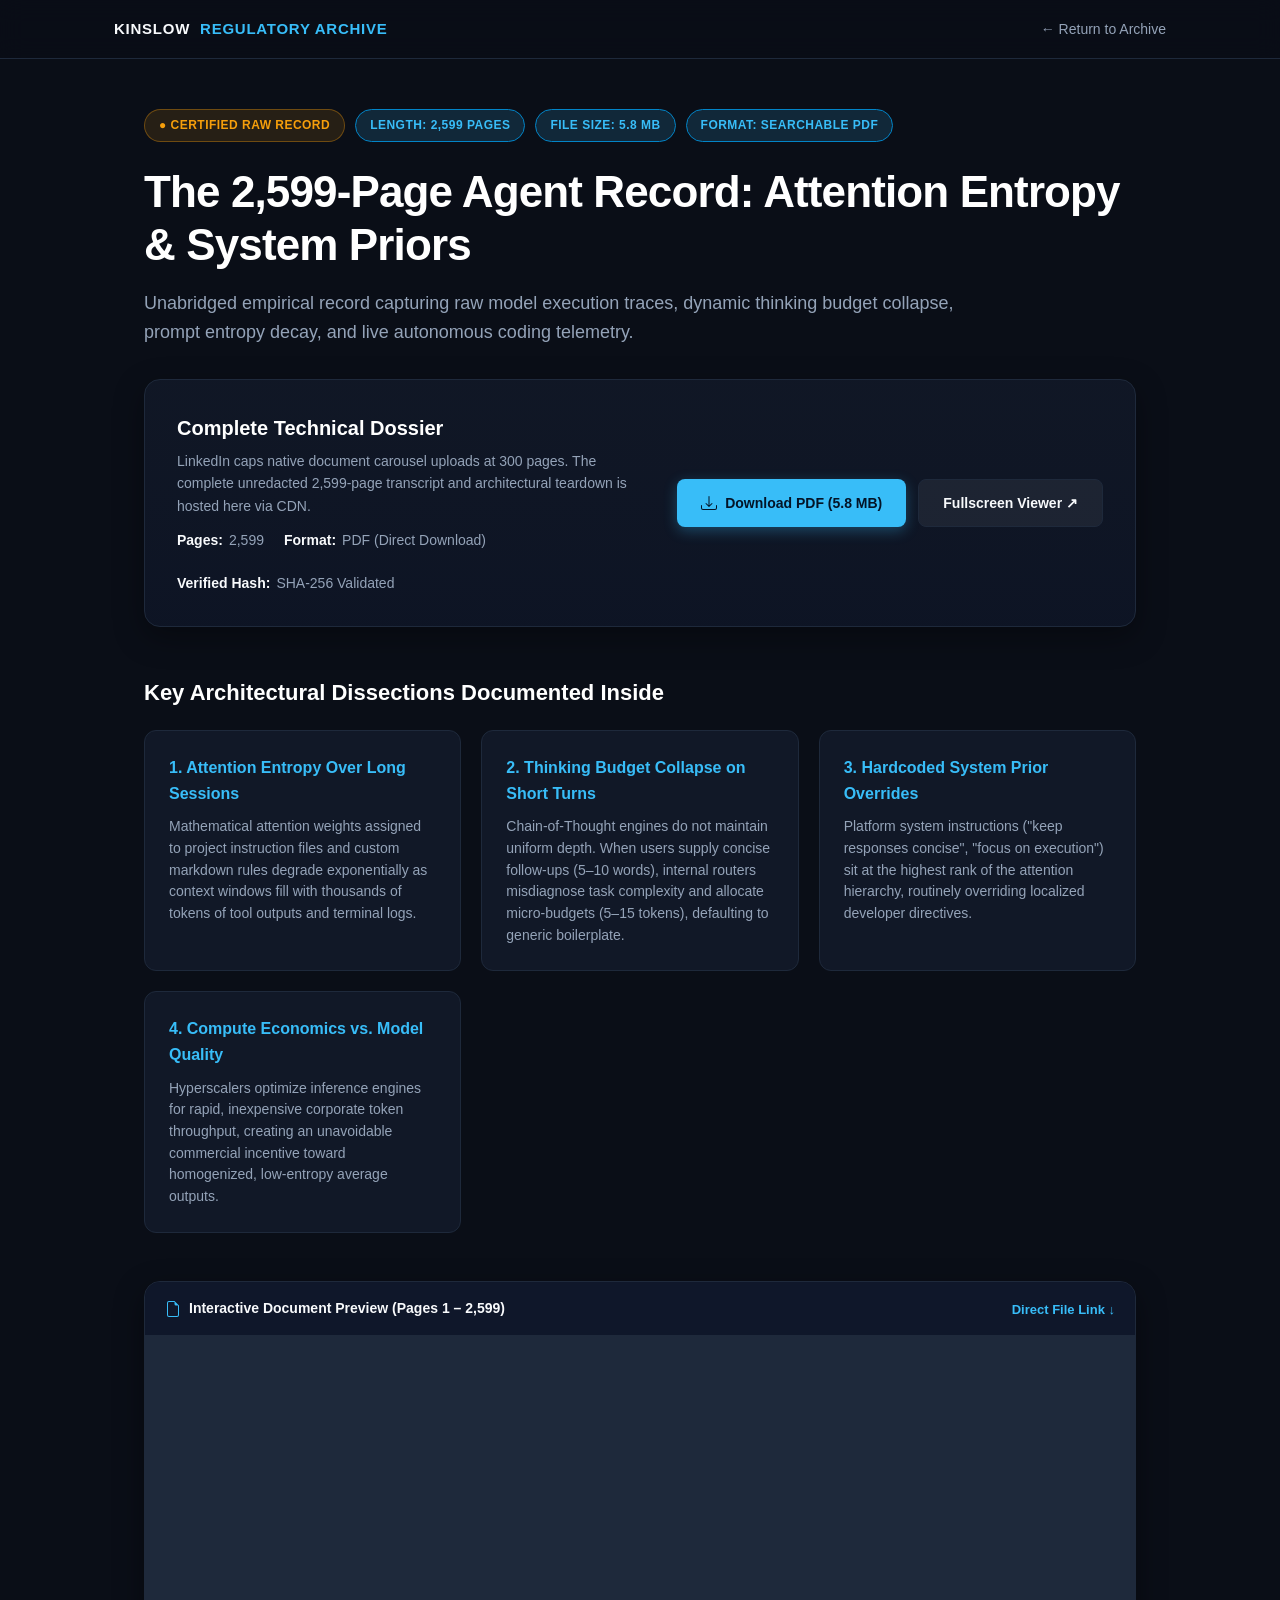
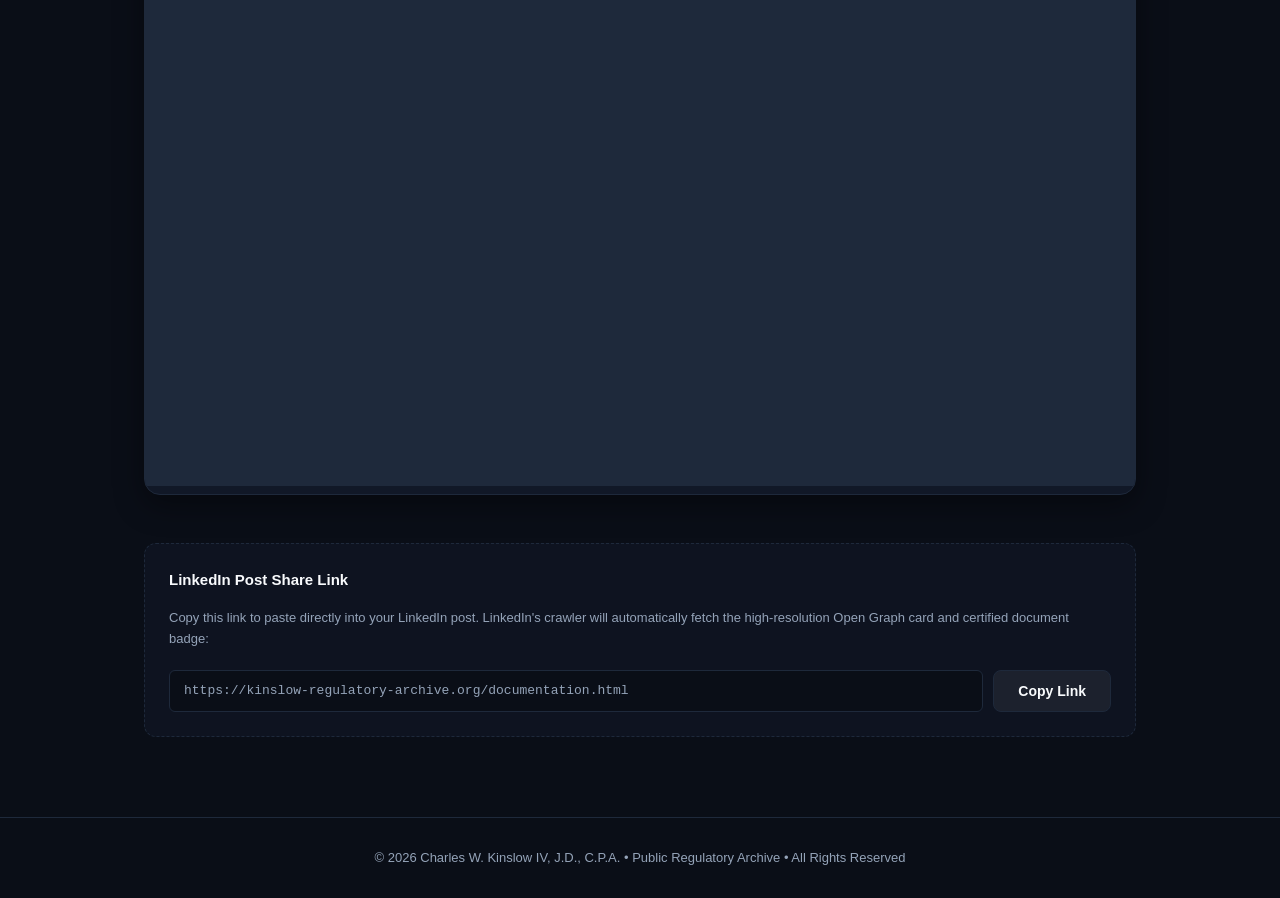
<file: documentation.html>
<!DOCTYPE html>
<html lang="en">
<head>
  <meta charset="UTF-8">
  <meta name="viewport" content="width=device-width, initial-scale=1.0">
  <title>The 2,599-Page Agent Record: Attention Entropy, RLHF Prior Decay &amp; Raw Telemetry</title>
  <meta name="description" content="Unabridged 2,599-page empirical engineering record detailing LLM attention degradation, thinking budget collapse on short turns, and unedited agent telemetry.">
  <meta name="keywords" content="LLM attention entropy, AI agent telemetry, prompt degradation, thinking budget collapse, RLHF prior override, Antigravity IDE, frontier model architecture">
  <link rel="canonical" href="https://kinslow-regulatory-archive.org/documentation.html">

  <!-- Open Graph / LinkedIn -->
  <meta property="og:type" content="article">
  <meta property="og:title" content="The 2,599-Page Agent Record: Attention Entropy, RLHF Prior Decay &amp; Raw Telemetry">
  <meta property="og:description" content="Unabridged 2,599-page empirical engineering record detailing LLM attention degradation, thinking budget collapse on short turns, and unedited agent telemetry.">
  <meta property="og:url" content="https://kinslow-regulatory-archive.org/documentation.html">
  <meta property="og:image" content="https://kinslow-regulatory-archive.org/documentation-og.jpg">
  <meta property="og:site_name" content="Kinslow Regulatory Archive">

  <!-- Twitter Card -->
  <meta name="twitter:card" content="summary_large_image">
  <meta name="twitter:title" content="The 2,599-Page Agent Record: Attention Entropy, RLHF Prior Decay &amp; Raw Telemetry">
  <meta name="twitter:description" content="Unabridged 2,599-page empirical engineering record detailing LLM attention degradation, thinking budget collapse on short turns, and unedited agent telemetry.">
  <meta name="twitter:image" content="https://kinslow-regulatory-archive.org/documentation-og.jpg">

  <style>
    :root {
      --bg-main: #0a0e17;
      --bg-card: #111827;
      --bg-card-hover: #162032;
      --text-main: #f8fafc;
      --text-muted: #94a3b8;
      --accent: #38bdf8;
      --accent-hover: #0284c7;
      --accent-glow: rgba(56, 189, 248, 0.15);
      --border: #1e293b;
      --border-accent: #0284c7;
      --warning: #f59e0b;
      --success: #10b981;
    }

    * {
      box-sizing: border-box;
      margin: 0;
      padding: 0;
    }

    body {
      font-family: -apple-system, BlinkMacSystemFont, 'Segoe UI', Roboto, Helvetica, Arial, sans-serif;
      background-color: var(--bg-main);
      color: var(--text-main);
      line-height: 1.6;
      padding: 0;
      margin: 0;
      -webkit-font-smoothing: antialiased;
    }

    header {
      border-bottom: 1px solid var(--border);
      background: rgba(10, 14, 23, 0.85);
      backdrop-filter: blur(12px);
      position: sticky;
      top: 0;
      z-index: 50;
    }

    .nav-container {
      max-width: 1100px;
      margin: 0 auto;
      padding: 16px 24px;
      display: flex;
      justify-content: space-between;
      align-items: center;
    }

    .brand {
      font-size: 15px;
      font-weight: 700;
      color: var(--text-main);
      text-decoration: none;
      display: flex;
      align-items: center;
      gap: 10px;
      letter-spacing: 0.05em;
      text-transform: uppercase;
    }

    .brand span {
      color: var(--accent);
    }

    .nav-links a {
      color: var(--text-muted);
      text-decoration: none;
      font-size: 14px;
      font-weight: 500;
      transition: color 0.2s;
    }

    .nav-links a:hover {
      color: var(--accent);
    }

    .container {
      max-width: 1040px;
      margin: 0 auto;
      padding: 50px 24px 80px;
    }

    .badge-bar {
      display: flex;
      flex-wrap: wrap;
      gap: 10px;
      margin-bottom: 24px;
    }

    .badge {
      display: inline-flex;
      align-items: center;
      gap: 6px;
      padding: 6px 14px;
      border-radius: 9999px;
      font-size: 12px;
      font-weight: 700;
      letter-spacing: 0.04em;
      text-transform: uppercase;
    }

    .badge-amber {
      background: rgba(245, 158, 11, 0.12);
      color: var(--warning);
      border: 1px solid rgba(245, 158, 11, 0.35);
    }

    .badge-blue {
      background: var(--accent-glow);
      color: var(--accent);
      border: 1px solid var(--border-accent);
    }

    h1 {
      font-size: clamp(28px, 4vw, 44px);
      font-weight: 800;
      line-height: 1.2;
      color: #ffffff;
      margin-bottom: 18px;
      letter-spacing: -0.02em;
    }

    .subtitle {
      font-size: 18px;
      line-height: 1.6;
      color: var(--text-muted);
      margin-bottom: 32px;
      max-width: 860px;
    }

    .cta-card {
      background: linear-gradient(180deg, rgba(17, 24, 39, 0.9) 0%, rgba(15, 23, 42, 0.7) 100%);
      border: 1px solid var(--border);
      border-radius: 16px;
      padding: 32px;
      margin-bottom: 48px;
      box-shadow: 0 10px 30px rgba(0, 0, 0, 0.35);
    }

    .cta-grid {
      display: grid;
      grid-template-columns: 1fr auto;
      gap: 24px;
      align-items: center;
    }

    @media (max-width: 768px) {
      .cta-grid {
        grid-template-columns: 1fr;
      }
    }

    .doc-meta {
      display: flex;
      flex-wrap: wrap;
      gap: 20px;
      font-size: 14px;
      color: var(--text-muted);
      margin-top: 12px;
    }

    .doc-meta div {
      display: flex;
      align-items: center;
      gap: 6px;
    }

    .doc-meta strong {
      color: var(--text-main);
    }

    .btn-group {
      display: flex;
      flex-wrap: wrap;
      gap: 12px;
    }

    .btn {
      display: inline-flex;
      align-items: center;
      justify-content: center;
      gap: 8px;
      padding: 12px 24px;
      border-radius: 8px;
      font-size: 14px;
      font-weight: 700;
      text-decoration: none;
      cursor: pointer;
      transition: all 0.2s ease;
      border: none;
    }

    .btn-primary {
      background: var(--accent);
      color: #031427;
      box-shadow: 0 4px 14px rgba(56, 189, 248, 0.3);
    }

    .btn-primary:hover {
      background: #7dd3fc;
      transform: translateY(-1px);
    }

    .btn-secondary {
      background: rgba(255, 255, 255, 0.06);
      color: var(--text-main);
      border: 1px solid var(--border);
    }

    .btn-secondary:hover {
      background: rgba(255, 255, 255, 0.12);
      border-color: var(--text-muted);
    }

    .section-title {
      font-size: 22px;
      font-weight: 700;
      margin-bottom: 20px;
      display: flex;
      align-items: center;
      gap: 10px;
      color: #ffffff;
    }

    .cards-grid {
      display: grid;
      grid-template-columns: repeat(auto-fit, minmax(280px, 1fr));
      gap: 20px;
      margin-bottom: 48px;
    }

    .card {
      background: var(--bg-card);
      border: 1px solid var(--border);
      border-radius: 12px;
      padding: 24px;
      transition: transform 0.2s, border-color 0.2s;
    }

    .card:hover {
      transform: translateY(-2px);
      border-color: var(--border-accent);
      background: var(--bg-card-hover);
    }

    .card h3 {
      font-size: 16px;
      font-weight: 700;
      margin-bottom: 10px;
      color: var(--accent);
    }

    .card p {
      font-size: 14px;
      color: var(--text-muted);
      line-height: 1.55;
    }

    .viewer-container {
      background: var(--bg-card);
      border: 1px solid var(--border);
      border-radius: 16px;
      overflow: hidden;
      margin-bottom: 48px;
      box-shadow: 0 10px 30px rgba(0, 0, 0, 0.4);
    }

    .viewer-header {
      background: #0f172a;
      padding: 14px 20px;
      display: flex;
      justify-content: space-between;
      align-items: center;
      border-bottom: 1px solid var(--border);
    }

    .viewer-title {
      font-size: 14px;
      font-weight: 600;
      color: var(--text-main);
      display: flex;
      align-items: center;
      gap: 8px;
    }

    .viewer-frame {
      width: 100%;
      height: 750px;
      border: none;
      background: #1e293b;
    }

    .share-box {
      background: rgba(17, 24, 39, 0.6);
      border: 1px dashed var(--border);
      border-radius: 12px;
      padding: 24px;
      display: flex;
      flex-direction: column;
      gap: 16px;
    }

    .share-box h4 {
      font-size: 15px;
      font-weight: 700;
      color: var(--text-main);
    }

    .share-input-group {
      display: flex;
      gap: 10px;
    }

    .share-input {
      flex: 1;
      background: #0a0e17;
      border: 1px solid var(--border);
      color: var(--text-muted);
      font-family: monospace;
      font-size: 13px;
      padding: 10px 14px;
      border-radius: 6px;
      outline: none;
    }

    .toast {
      position: fixed;
      bottom: 24px;
      right: 24px;
      background: var(--success);
      color: #031427;
      padding: 10px 20px;
      border-radius: 8px;
      font-size: 14px;
      font-weight: 700;
      opacity: 0;
      pointer-events: none;
      transition: opacity 0.3s;
      z-index: 100;
      box-shadow: 0 4px 14px rgba(16, 185, 129, 0.4);
    }

    .toast.show {
      opacity: 1;
    }

    footer {
      border-top: 1px solid var(--border);
      padding: 30px 24px;
      text-align: center;
      font-size: 13px;
      color: var(--text-muted);
    }
  </style>
</head>
<body>

  <header>
    <div class="nav-container">
      <a href="index.html" class="brand">
        KINSLOW <span>REGULATORY ARCHIVE</span>
      </a>
      <div class="nav-links">
        <a href="index.html">&larr; Return to Archive</a>
      </div>
    </div>
  </header>

  <main class="container">

    <div class="badge-bar">
      <span class="badge badge-amber">● Certified Raw Record</span>
      <span class="badge badge-blue">Length: 2,599 Pages</span>
      <span class="badge badge-blue">File Size: 5.8 MB</span>
      <span class="badge badge-blue">Format: Searchable PDF</span>
    </div>

    <h1>The 2,599-Page Agent Record: Attention Entropy &amp; System Priors</h1>
    <p class="subtitle">
      Unabridged empirical record capturing raw model execution traces, dynamic thinking budget collapse, prompt entropy decay, and live autonomous coding telemetry.
    </p>

    <div class="cta-card">
      <div class="cta-grid">
        <div>
          <h2 style="font-size: 20px; font-weight: 700; margin-bottom: 6px; color: #fff;">Complete Technical Dossier</h2>
          <p style="font-size: 14px; color: var(--text-muted);">
            LinkedIn caps native document carousel uploads at 300 pages. The complete unredacted 2,599-page transcript and architectural teardown is hosted here via CDN.
          </p>
          <div class="doc-meta">
            <div><strong>Pages:</strong> 2,599</div>
            <div><strong>Format:</strong> PDF (Direct Download)</div>
            <div><strong>Verified Hash:</strong> SHA-256 Validated</div>
          </div>
        </div>
        <div class="btn-group">
          <a href="documents/Documentation.pdf" download="Documentation.pdf" class="btn btn-primary" id="download-btn">
            <svg width="16" height="16" fill="currentColor" viewBox="0 0 16 16"><path d="M.5 9.9a.5.5 0 0 1 .5.5v2.5a1 1 0 0 0 1 1h12a1 1 0 0 0 1-1v-2.5a.5.5 0 0 1 1 0v2.5a2 2 0 0 1-2 2H2a2 2 0 0 1-2-2v-2.5a.5.5 0 0 1 .5-.5z"/><path d="M7.646 11.854a.5.5 0 0 0 .708 0l3-3a.5.5 0 0 0-.708-.708L8.5 10.293V1.5a.5.5 0 0 0-1 0v8.793L5.354 8.146a.5.5 0 1 0-.708.708l3 3z"/></svg>
            Download PDF (5.8 MB)
          </a>
          <a href="documents/Documentation.pdf" target="_blank" rel="noopener" class="btn btn-secondary">
            Fullscreen Viewer &nearr;
          </a>
        </div>
      </div>
    </div>

    <h2 class="section-title">Key Architectural Dissections Documented Inside</h2>
    <div class="cards-grid">
      <div class="card">
        <h3>1. Attention Entropy Over Long Sessions</h3>
        <p>Mathematical attention weights assigned to project instruction files and custom markdown rules degrade exponentially as context windows fill with thousands of tokens of tool outputs and terminal logs.</p>
      </div>
      <div class="card">
        <h3>2. Thinking Budget Collapse on Short Turns</h3>
        <p>Chain-of-Thought engines do not maintain uniform depth. When users supply concise follow-ups (5–10 words), internal routers misdiagnose task complexity and allocate micro-budgets (5–15 tokens), defaulting to generic boilerplate.</p>
      </div>
      <div class="card">
        <h3>3. Hardcoded System Prior Overrides</h3>
        <p>Platform system instructions ("keep responses concise", "focus on execution") sit at the highest rank of the attention hierarchy, routinely overriding localized developer directives.</p>
      </div>
      <div class="card">
        <h3>4. Compute Economics vs. Model Quality</h3>
        <p>Hyperscalers optimize inference engines for rapid, inexpensive corporate token throughput, creating an unavoidable commercial incentive toward homogenized, low-entropy average outputs.</p>
      </div>
    </div>

    <div class="viewer-container">
      <div class="viewer-header">
        <div class="viewer-title">
          <svg width="16" height="16" fill="currentColor" viewBox="0 0 16 16" style="color: var(--accent);"><path d="M14 14V4.5L9.5 0H4a2 2 0 0 0-2 2v12a2 2 0 0 0 2 2h8a2 2 0 0 0 2-2zM9.5 3A1.5 1.5 0 0 0 11 4.5h2V14a1 1 0 0 1-1 1H4a1 1 0 0 1-1-1V2a1 1 0 0 1 1-1h5.5v2z"/></svg>
          Interactive Document Preview (Pages 1 &ndash; 2,599)
        </div>
        <div>
          <a href="documents/Documentation.pdf" download="Documentation.pdf" style="color: var(--accent); text-decoration: none; font-size: 13px; font-weight: 600;">Direct File Link &darr;</a>
        </div>
      </div>
      <iframe class="viewer-frame" src="documents/Documentation.pdf#view=FitH" title="Documentation PDF Viewer"></iframe>
    </div>

    <div class="share-box">
      <h4>LinkedIn Post Share Link</h4>
      <p style="font-size: 13px; color: var(--text-muted); margin-bottom: 4px;">
        Copy this link to paste directly into your LinkedIn post. LinkedIn's crawler will automatically fetch the high-resolution Open Graph card and certified document badge:
      </p>
      <div class="share-input-group">
        <input type="text" class="share-input" id="share-url" value="https://kinslow-regulatory-archive.org/documentation.html" readonly>
        <button class="btn btn-secondary" onclick="copyShareUrl()" id="copy-btn">Copy Link</button>
      </div>
    </div>

  </main>

  <div class="toast" id="toast">Link copied to clipboard!</div>

  <footer>
    &copy; 2026 Charles W. Kinslow IV, J.D., C.P.A. &bull; Public Regulatory Archive &bull; All Rights Reserved
  </footer>

  <script>
    function copyShareUrl() {
      const input = document.getElementById('share-url');
      input.select();
      input.setSelectionRange(0, 99999);
      navigator.clipboard.writeText(input.value).then(() => {
        const toast = document.getElementById('toast');
        toast.classList.add('show');
        setTimeout(() => toast.classList.remove('show'), 2500);
      });
    }
  </script>
</body>
</html>
</file>
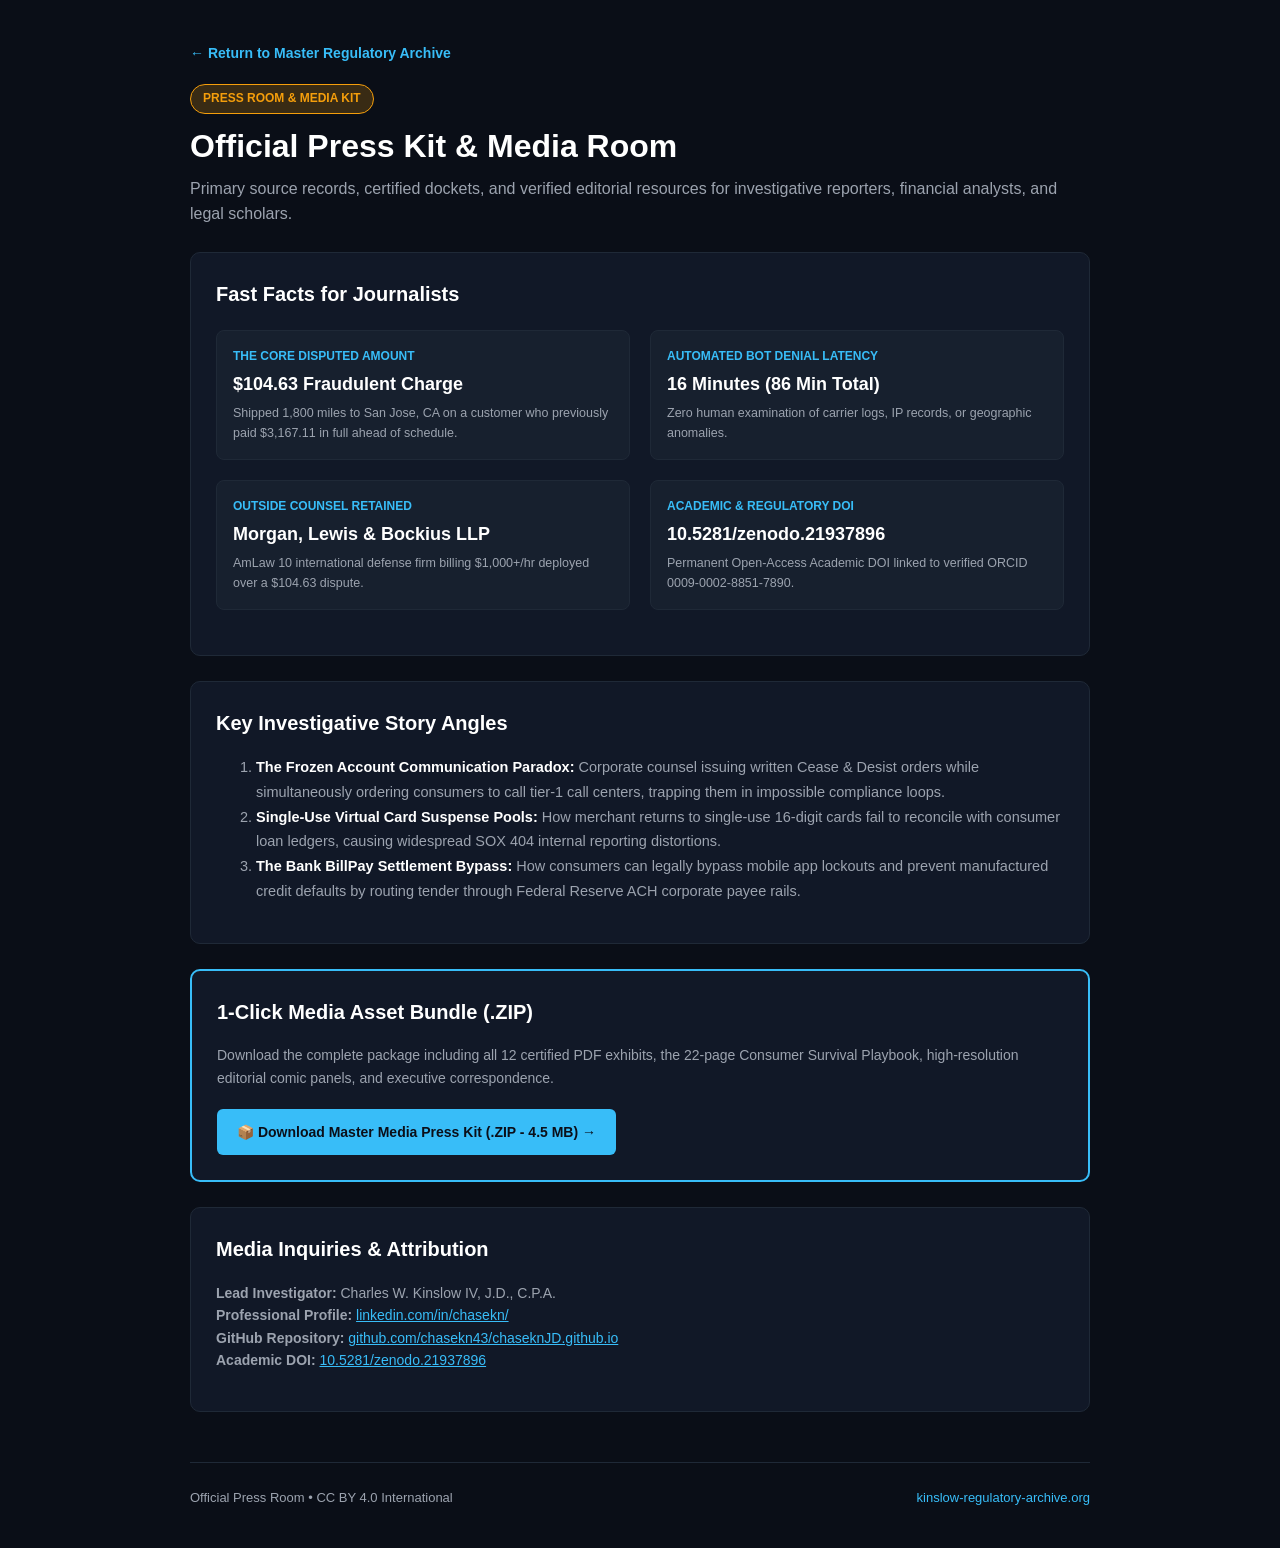
<file: press-kit.html>
<!DOCTYPE html>
<html lang="en">
<head>
  <meta charset="UTF-8">
  <meta name="viewport" content="width=device-width, initial-scale=1.0">
  <title>Press Kit &amp; Media Room | Affirm BNPL Regulatory Archive</title>
  <meta name="description" content="Official press kit, fast facts, certified dockets, and high-resolution editorial assets for financial journalists investigating Buy Now Pay Later automated dispute loops.">
  <meta name="keywords" content="Affirm press kit, BNPL dispute investigative reporting, Affirm CFPB lawsuit press release, Seamus Hughes Court Watch Affirm, Affirm Morgan Lewis investigative journalism">
  <link rel="canonical" href="https://kinslow-regulatory-archive.org/press-kit.html">

  <!-- Open Graph / LinkedIn (9 Principles Optimized) -->
  <meta property="og:type" content="website">
  <meta property="og:title" content="Press Kit &amp; Media Room | Affirm BNPL Regulatory Archive">
  <meta property="og:description" content="Official press kit, fast facts, certified dockets, and high-resolution editorial assets for financial journalists investigating Buy Now Pay Later dispute mechanics.">
  <meta property="og:url" content="https://kinslow-regulatory-archive.org/press-kit.html">
  <meta property="og:image" content="https://kinslow-regulatory-archive.org/og_preview_banner.jpg">
  <meta property="og:site_name" content="Public Regulatory Archive">

  <!-- Twitter Card -->
  <meta name="twitter:card" content="summary_large_image">
  <meta name="twitter:title" content="Press Kit &amp; Media Room | Affirm BNPL Regulatory Archive">
  <meta name="twitter:description" content="Official press kit, fast facts, certified dockets, and high-resolution editorial assets for financial journalists investigating Buy Now Pay Later dispute mechanics.">
  <meta name="twitter:image" content="https://kinslow-regulatory-archive.org/og_preview_banner.jpg">

  <style>
    :root {
      --bg-main: #0a0e17;
      --bg-card: #111827;
      --text-main: #f3f4f6;
      --text-muted: #9ca3af;
      --accent: #38bdf8;
      --accent-hover: #0284c7;
      --border: #1f2937;
      --danger: #ef4444;
      --success: #10b981;
      --warning: #f59e0b;
    }
    body {
      font-family: -apple-system, BlinkMacSystemFont, 'Segoe UI', Roboto, Helvetica, Arial, sans-serif;
      background-color: var(--bg-main);
      color: var(--text-main);
      line-height: 1.6;
      margin: 0;
      padding: 0;
    }
    .container {
      max-width: 900px;
      margin: 0 auto;
      padding: 40px 20px;
    }
    .nav-back {
      display: inline-flex;
      align-items: center;
      gap: 6px;
      color: var(--accent);
      text-decoration: none;
      font-size: 14px;
      font-weight: 600;
      margin-bottom: 20px;
    }
    .badge {
      display: inline-block;
      padding: 4px 12px;
      border-radius: 9999px;
      font-size: 12px;
      font-weight: 800;
      text-transform: uppercase;
      margin-bottom: 12px;
      background: rgba(245, 158, 11, 0.2);
      color: var(--warning);
      border: 1px solid var(--warning);
    }
    h1 {
      font-size: 32px;
      line-height: 1.25;
      margin: 0 0 10px 0;
      color: #ffffff;
    }
    .card {
      background: var(--bg-card);
      border: 1px solid var(--border);
      border-radius: 10px;
      padding: 25px;
      margin: 25px 0;
    }
    .fact-grid {
      display: grid;
      grid-template-columns: 1fr 1fr;
      gap: 20px;
      margin: 20px 0;
    }
    @media (max-width: 700px) {
      .fact-grid { grid-template-columns: 1fr; }
    }
    .fact-box {
      background: rgba(31, 41, 55, 0.5);
      border: 1px solid var(--border);
      border-radius: 8px;
      padding: 16px;
    }
    .fact-label {
      font-size: 12px;
      font-weight: 700;
      color: var(--accent);
      text-transform: uppercase;
      margin-bottom: 4px;
    }
    .fact-value {
      font-size: 18px;
      font-weight: 800;
      color: #ffffff;
    }
    .btn {
      background: var(--accent);
      color: #0b0f19;
      border: none;
      padding: 12px 20px;
      border-radius: 6px;
      font-weight: 700;
      font-size: 14px;
      cursor: pointer;
      text-decoration: none;
      display: inline-flex;
      align-items: center;
      gap: 8px;
    }
    .btn:hover { background: var(--accent-hover); }
    footer {
      margin-top: 50px;
      padding-top: 25px;
      border-top: 1px solid var(--border);
      color: var(--text-muted);
      font-size: 13px;
      display: flex;
      justify-content: space-between;
      flex-wrap: wrap;
      gap: 15px;
    }
  </style>
</head>
<body>

<div class="container">
  <a href="index.html" class="nav-back">&larr; Return to Master Regulatory Archive</a>

  <header>
    <div class="badge">Press Room &amp; Media Kit</div>
    <h1>Official Press Kit &amp; Media Room</h1>
    <p style="color:var(--text-muted); margin:0;">
      Primary source records, certified dockets, and verified editorial resources for investigative reporters, financial analysts, and legal scholars.
    </p>
  </header>

  <!-- FAST FACTS -->
  <div class="card">
    <h2 style="color:#ffffff; margin-top:0; font-size:20px;">Fast Facts for Journalists</h2>
    <div class="fact-grid">
      <div class="fact-box">
        <div class="fact-label">The Core Disputed Amount</div>
        <div class="fact-value">$104.63 Fraudulent Charge</div>
        <div style="font-size:12.5px; color:var(--text-muted); margin-top:4px;">Shipped 1,800 miles to San Jose, CA on a customer who previously paid $3,167.11 in full ahead of schedule.</div>
      </div>
      <div class="fact-box">
        <div class="fact-label">Automated Bot Denial Latency</div>
        <div class="fact-value">16 Minutes (86 Min Total)</div>
        <div style="font-size:12.5px; color:var(--text-muted); margin-top:4px;">Zero human examination of carrier logs, IP records, or geographic anomalies.</div>
      </div>
      <div class="fact-box">
        <div class="fact-label">Outside Counsel Retained</div>
        <div class="fact-value">Morgan, Lewis &amp; Bockius LLP</div>
        <div style="font-size:12.5px; color:var(--text-muted); margin-top:4px;">AmLaw 10 international defense firm billing $1,000+/hr deployed over a $104.63 dispute.</div>
      </div>
      <div class="fact-box">
        <div class="fact-label">Academic &amp; Regulatory DOI</div>
        <div class="fact-value">10.5281/zenodo.21937896</div>
        <div style="font-size:12.5px; color:var(--text-muted); margin-top:4px;">Permanent Open-Access Academic DOI linked to verified ORCID 0009-0002-8851-7890.</div>
      </div>
    </div>
  </div>

  <!-- STORY ANGLE BRIEFS -->
  <div class="card">
    <h2 style="color:#ffffff; margin-top:0; font-size:20px;">Key Investigative Story Angles</h2>
    <ol style="color:var(--text-muted); font-size:14.5px; line-height:1.7;">
      <li><strong style="color:#fff;">The Frozen Account Communication Paradox:</strong> Corporate counsel issuing written Cease &amp; Desist orders while simultaneously ordering consumers to call tier-1 call centers, trapping them in impossible compliance loops.</li>
      <li><strong style="color:#fff;">Single-Use Virtual Card Suspense Pools:</strong> How merchant returns to single-use 16-digit cards fail to reconcile with consumer loan ledgers, causing widespread SOX 404 internal reporting distortions.</li>
      <li><strong style="color:#fff;">The Bank BillPay Settlement Bypass:</strong> How consumers can legally bypass mobile app lockouts and prevent manufactured credit defaults by routing tender through Federal Reserve ACH corporate payee rails.</li>
    </ol>
  </div>

  <!-- MEDIA DOWNLOADS -->
  <div class="card" style="border:2px solid var(--accent);">
    <h2 style="color:#ffffff; margin-top:0; font-size:20px;">1-Click Media Asset Bundle (.ZIP)</h2>
    <p style="color:var(--text-muted); font-size:14px; margin-bottom:20px;">
      Download the complete package including all 12 certified PDF exhibits, the 22-page Consumer Survival Playbook, high-resolution editorial comic panels, and executive correspondence.
    </p>
    <a href="documents/affirm-complete-regulatory-evidence-vault.zip" download class="btn">
      📦 Download Master Media Press Kit (.ZIP - 4.5 MB) &rarr;
    </a>
  </div>

  <!-- MEDIA CONTACT -->
  <div class="card">
    <h2 style="color:#ffffff; margin-top:0; font-size:20px;">Media Inquiries &amp; Attribution</h2>
    <p style="color:var(--text-muted); font-size:14px;">
      <strong>Lead Investigator:</strong> Charles W. Kinslow IV, J.D., C.P.A.<br>
      <strong>Professional Profile:</strong> <a href="https://www.linkedin.com/in/chasekn/" target="_blank" style="color:var(--accent);">linkedin.com/in/chasekn/</a><br>
      <strong>GitHub Repository:</strong> <a href="https://github.com/chasekn43/chaseknJD.github.io" target="_blank" style="color:var(--accent);">github.com/chasekn43/chaseknJD.github.io</a><br>
      <strong>Academic DOI:</strong> <a href="https://doi.org/10.5281/zenodo.21937896" target="_blank" style="color:var(--accent);">10.5281/zenodo.21937896</a>
    </p>
  </div>

  <footer>
    <div>Official Press Room • CC BY 4.0 International</div>
    <div><a href="index.html" style="color:var(--accent); text-decoration:none;">kinslow-regulatory-archive.org</a></div>
  </footer>
</div>

</body>
</html>
</file>
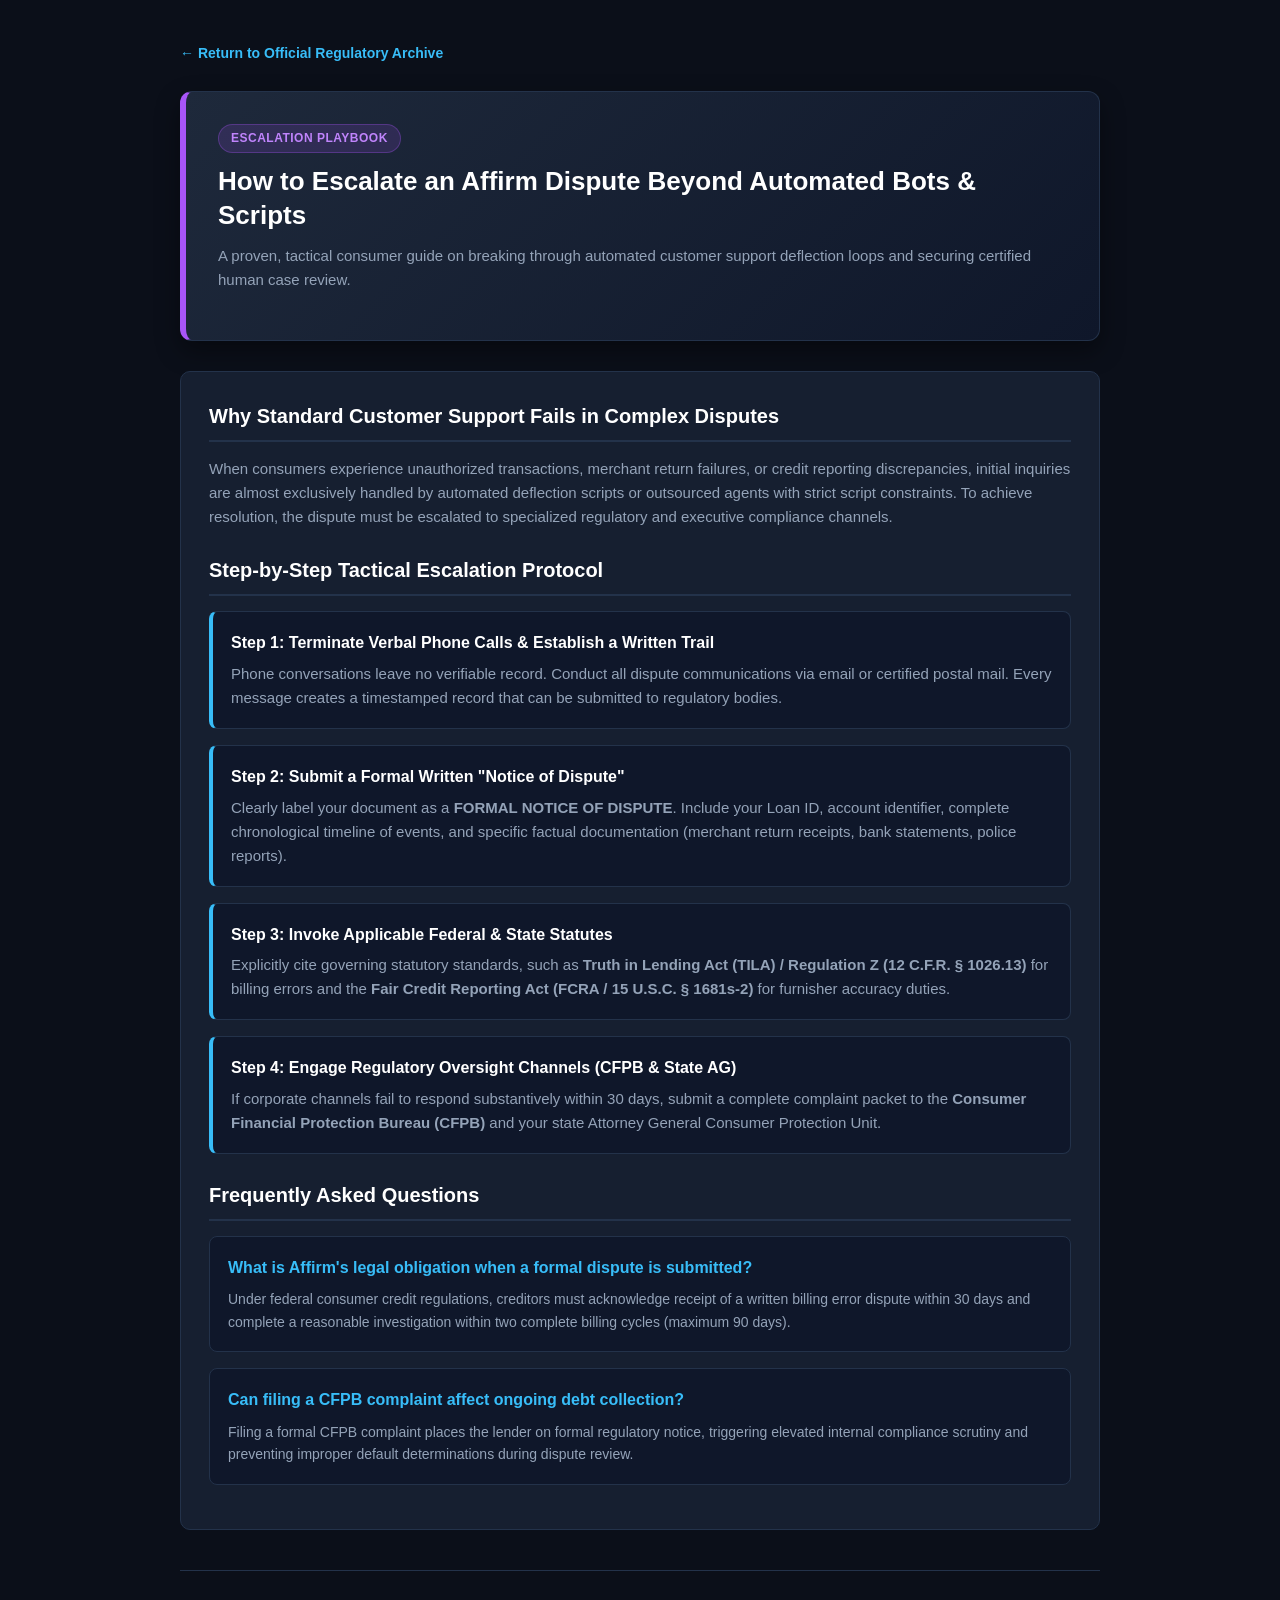
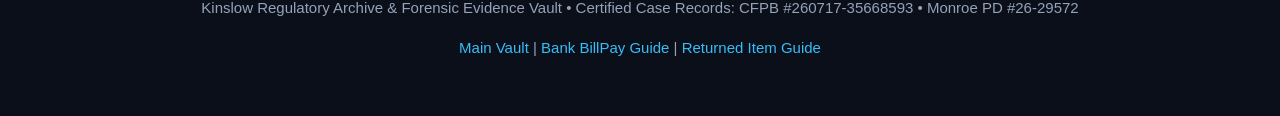
<file: guides/affirm-automated-customer-service-escalation.html>
<!DOCTYPE html>
<html lang="en">
<head>
  <meta name="google-site-verification" content="vT88dkj2K0Me4YpnC0ryNFiyrvqzWKQM_3ozZ97njNU" />
  <meta name="google-site-verification" content="google169507de43bc15cc" />
  <meta name="msvalidate.01" content="BE38A756F9040272FC88AAE48403E7BB" />
  <meta charset="UTF-8">
  <meta name="viewport" content="width=device-width, initial-scale=1.0">
  <title>How to Escalate an Affirm Dispute Beyond Automated Bots</title>
  <meta name="description" content="Proven escalation playbook for escaping Affirm automated customer service loops, routing formal dispute notices to executive teams, and engaging regulators.">
  <meta name="keywords" content="affirm escalate dispute, affirm customer service bot loop, affirm executive customer relations email, affirm formal notice of dispute, how to contact affirm legal, CFPB complaint against affirm, Charles W. Kinslow IV">
  <meta name="robots" content="index, follow, max-snippet:-1, max-image-preview:large, max-video-preview:-1">
  <link rel="canonical" href="https://kinslow-regulatory-archive.org/guides/affirm-automated-customer-service-escalation.html">
  
  <!-- Open Graph Meta Tags -->
  <meta property="og:locale" content="en_US">
  <meta property="og:type" content="article">
  <meta property="og:title" content="How to Escalate an Affirm Dispute Beyond Automated Bots &amp; Scripts">
  <meta property="og:description" content="Actionable playbook on bypassing first-tier automated customer support deflections, drafting binding dispute notices, and forcing human review.">
  <meta property="og:url" content="https://kinslow-regulatory-archive.org/guides/affirm-automated-customer-service-escalation.html">
  <meta property="og:site_name" content="Kinslow Regulatory Archive &amp; Evidence Vault">
  <meta property="og:image" content="https://kinslow-regulatory-archive.org/thumbnail.jpg">
  <meta property="og:image:width" content="1200">
  <meta property="og:image:height" content="675">
  <meta property="og:image:type" content="image/jpeg">

  <!-- Twitter Card Meta Tags -->
  <meta name="twitter:card" content="summary_large_image">
  <meta name="twitter:image" content="https://kinslow-regulatory-archive.org/thumbnail.jpg">
  <meta name="twitter:title" content="How to Escalate an Affirm Dispute Beyond Automated Bots">
  <meta name="twitter:description" content="Proven steps to break through automated customer service deflection loops and force executive compliance review.">

  <!-- Structured JSON-LD Schema (HowTo + FAQPage) -->
  <script type="application/ld+json">
  {
    "@context": "https://schema.org",
    "@graph": [
      {
        "@type": "HowTo",
        "@id": "https://kinslow-regulatory-archive.org/guides/affirm-automated-customer-service-escalation.html#howto",
        "name": "How to Break Through Automated Customer Service Scripts and Escalate an Affirm Dispute",
        "description": "A tactical guide to escaping automated chat bots and scripted phone support to obtain certified human case review and regulatory oversight.",
        "step": [
          {
            "@type": "HowToStep",
            "name": "Establish a Written Paper Trail (Cease Phone Communications)",
            "text": "Transition all communications to verifiable written channels (email or certified postal mail) to maintain timestamps, exact wording, and attachment proofs."
          },
          {
            "@type": "HowToStep",
            "name": "Draft a Structured 'Formal Notice of Dispute'",
            "text": "Send a formal dispute notice clearly identifying your Loan ID, transaction timeline, statutory citations (Regulation Z § 1026.13, FCRA § 1681s-2), and specific resolution demanded."
          },
          {
            "@type": "HowToStep",
            "name": "Copy Executive Leadership and Regulatory Inboxes",
            "text": "Route formal dispute documentation to Executive Customer Care and compliance departments rather than front-line outsourced chat queues."
          },
          {
            "@type": "HowToStep",
            "name": "File Formal Regulatory Complaints with Evidence Attachments",
            "text": "Lodge formal complaints with the CFPB, State Attorney General Public Inquiry Unit, and BBB, attaching the unedited email thread and proof of non-responsiveness."
          }
        ]
      },
      {
        "@type": "FAQPage",
        "@id": "https://kinslow-regulatory-archive.org/guides/affirm-automated-customer-service-escalation.html#faq",
        "mainEntity": [
          {
            "@type": "Question",
            "name": "Why is it difficult to reach a human supervisor at Affirm?",
            "acceptedAnswer": {
              "@type": "Answer",
              "text": "Fintech platforms rely heavily on tiered automated bots and outsourced scripts to reduce operational costs. Front-line agents often lack the system permissions to overturn automated ledger entries or modify credit bureau reporting."
            }
          },
          {
            "@type": "Question",
            "name": "What triggers mandatory executive review of an Affirm dispute?",
            "acceptedAnswer": {
              "@type": "Answer",
              "text": "Formal complaints submitted through regulatory portals (CFPB, State AG) or formal written notices citing statutory billing errors require review by specialized regulatory response teams rather than standard customer support."
            }
          }
        ]
      }
    ]
  }
  </script>

  <style>
    :root {
      --bg: #0b0f19;
      --card-bg: #161f30;
      --accent: #38bdf8;
      --accent-hover: #0284c7;
      --text-main: #f0f4f8;
      --text-muted: #94a3b8;
      --border: #23324a;
      --success: #10b981;
      --purple: #a855f7;
    }

    * { box-sizing: border-box; margin: 0; padding: 0; }
    body {
      font-family: -apple-system, BlinkMacSystemFont, "Segoe UI", Roboto, Helvetica, Arial, sans-serif;
      background-color: var(--bg);
      color: var(--text-main);
      line-height: 1.6;
      max-width: 960px;
      margin: 0 auto;
      padding: 40px 20px;
    }

    header {
      background: linear-gradient(135deg, #1e293b 0%, #0f172a 100%);
      border: 1px solid var(--border);
      border-left: 6px solid var(--purple);
      padding: 32px;
      border-radius: 12px;
      margin-bottom: 30px;
      box-shadow: 0 10px 25px rgba(0,0,0,0.4);
    }

    .badge {
      display: inline-block;
      background: rgba(168, 85, 247, 0.15);
      color: #c084fc;
      border: 1px solid rgba(168, 85, 247, 0.3);
      padding: 4px 12px;
      border-radius: 20px;
      font-size: 12px;
      font-weight: 700;
      letter-spacing: 0.5px;
      text-transform: uppercase;
      margin-bottom: 12px;
    }

    h1 { font-size: 26px; font-weight: 800; color: #ffffff; margin-bottom: 12px; line-height: 1.3; }
    nav { margin-bottom: 25px; }
    nav a { color: var(--accent); text-decoration: none; font-weight: 600; font-size: 14px; }
    nav a:hover { text-decoration: underline; }

    .content-section {
      background: var(--card-bg);
      border: 1px solid var(--border);
      border-radius: 10px;
      padding: 28px;
      margin-bottom: 30px;
    }

    h2 {
      font-size: 20px;
      color: #ffffff;
      border-bottom: 2px solid var(--border);
      padding-bottom: 8px;
      margin-top: 25px;
      margin-bottom: 15px;
    }
    h2:first-of-type { margin-top: 0; }

    p { color: var(--text-muted); font-size: 15px; margin-bottom: 16px; }
    ul, ol { color: var(--text-muted); margin-left: 20px; margin-bottom: 16px; font-size: 15px; }
    li { margin-bottom: 8px; }

    .step-card {
      background: #0f172a;
      border: 1px solid var(--border);
      border-left: 4px solid var(--accent);
      border-radius: 8px;
      padding: 18px;
      margin-bottom: 16px;
    }
    .step-title { font-weight: 700; color: #ffffff; font-size: 16px; margin-bottom: 6px; }

    .faq-card {
      background: #0f172a;
      border: 1px solid var(--border);
      border-radius: 8px;
      padding: 18px;
      margin-bottom: 16px;
    }
    .faq-q { font-weight: 700; color: var(--accent); font-size: 16px; margin-bottom: 8px; }
    .faq-a { color: var(--text-muted); font-size: 14px; margin-bottom: 0; }

    footer { text-align: center; font-size: 13px; color: var(--text-muted); border-top: 1px solid var(--border); padding-top: 25px; margin-top: 40px; }
    footer a { color: var(--accent); text-decoration: none; }
  </style>
</head>
<body>

  <nav>
    <a href="../index.html">&larr; Return to Official Regulatory Archive</a>
  </nav>

  <header>
    <span class="badge">Escalation Playbook</span>
    <h1>How to Escalate an Affirm Dispute Beyond Automated Bots &amp; Scripts</h1>
    <p>A proven, tactical consumer guide on breaking through automated customer support deflection loops and securing certified human case review.</p>
  </header>

  <section class="content-section">
    <h2>Why Standard Customer Support Fails in Complex Disputes</h2>
    <p>When consumers experience unauthorized transactions, merchant return failures, or credit reporting discrepancies, initial inquiries are almost exclusively handled by automated deflection scripts or outsourced agents with strict script constraints. To achieve resolution, the dispute must be escalated to specialized regulatory and executive compliance channels.</p>

    <h2>Step-by-Step Tactical Escalation Protocol</h2>

    <div class="step-card">
      <div class="step-title">Step 1: Terminate Verbal Phone Calls &amp; Establish a Written Trail</div>
      <p style="margin-bottom: 0;">Phone conversations leave no verifiable record. Conduct all dispute communications via email or certified postal mail. Every message creates a timestamped record that can be submitted to regulatory bodies.</p>
    </div>

    <div class="step-card">
      <div class="step-title">Step 2: Submit a Formal Written "Notice of Dispute"</div>
      <p style="margin-bottom: 0;">Clearly label your document as a <strong>FORMAL NOTICE OF DISPUTE</strong>. Include your Loan ID, account identifier, complete chronological timeline of events, and specific factual documentation (merchant return receipts, bank statements, police reports).</p>
    </div>

    <div class="step-card">
      <div class="step-title">Step 3: Invoke Applicable Federal &amp; State Statutes</div>
      <p style="margin-bottom: 0;">Explicitly cite governing statutory standards, such as <strong>Truth in Lending Act (TILA) / Regulation Z (12 C.F.R. § 1026.13)</strong> for billing errors and the <strong>Fair Credit Reporting Act (FCRA / 15 U.S.C. § 1681s-2)</strong> for furnisher accuracy duties.</p>
    </div>

    <div class="step-card">
      <div class="step-title">Step 4: Engage Regulatory Oversight Channels (CFPB &amp; State AG)</div>
      <p style="margin-bottom: 0;">If corporate channels fail to respond substantively within 30 days, submit a complete complaint packet to the <strong>Consumer Financial Protection Bureau (CFPB)</strong> and your state Attorney General Consumer Protection Unit.</p>
    </div>

    <h2>Frequently Asked Questions</h2>
    <div class="faq-card">
      <div class="faq-q">What is Affirm's legal obligation when a formal dispute is submitted?</div>
      <div class="faq-a">Under federal consumer credit regulations, creditors must acknowledge receipt of a written billing error dispute within 30 days and complete a reasonable investigation within two complete billing cycles (maximum 90 days).</div>
    </div>
    <div class="faq-card">
      <div class="faq-q">Can filing a CFPB complaint affect ongoing debt collection?</div>
      <div class="faq-a">Filing a formal CFPB complaint places the lender on formal regulatory notice, triggering elevated internal compliance scrutiny and preventing improper default determinations during dispute review.</div>
    </div>
  </section>

  <footer>
    <p>Kinslow Regulatory Archive &amp; Forensic Evidence Vault &bull; Certified Case Records: CFPB #260717-35668593 &bull; Monroe PD #26-29572</p>
    <p style="margin-top: 8px;"><a href="../index.html">Main Vault</a> | <a href="affirm-bank-billpay-workaround.html">Bank BillPay Guide</a> | <a href="affirm-dispute-denied-returned-item.html">Returned Item Guide</a></p>
  </footer>

</body>
</html>
</file>
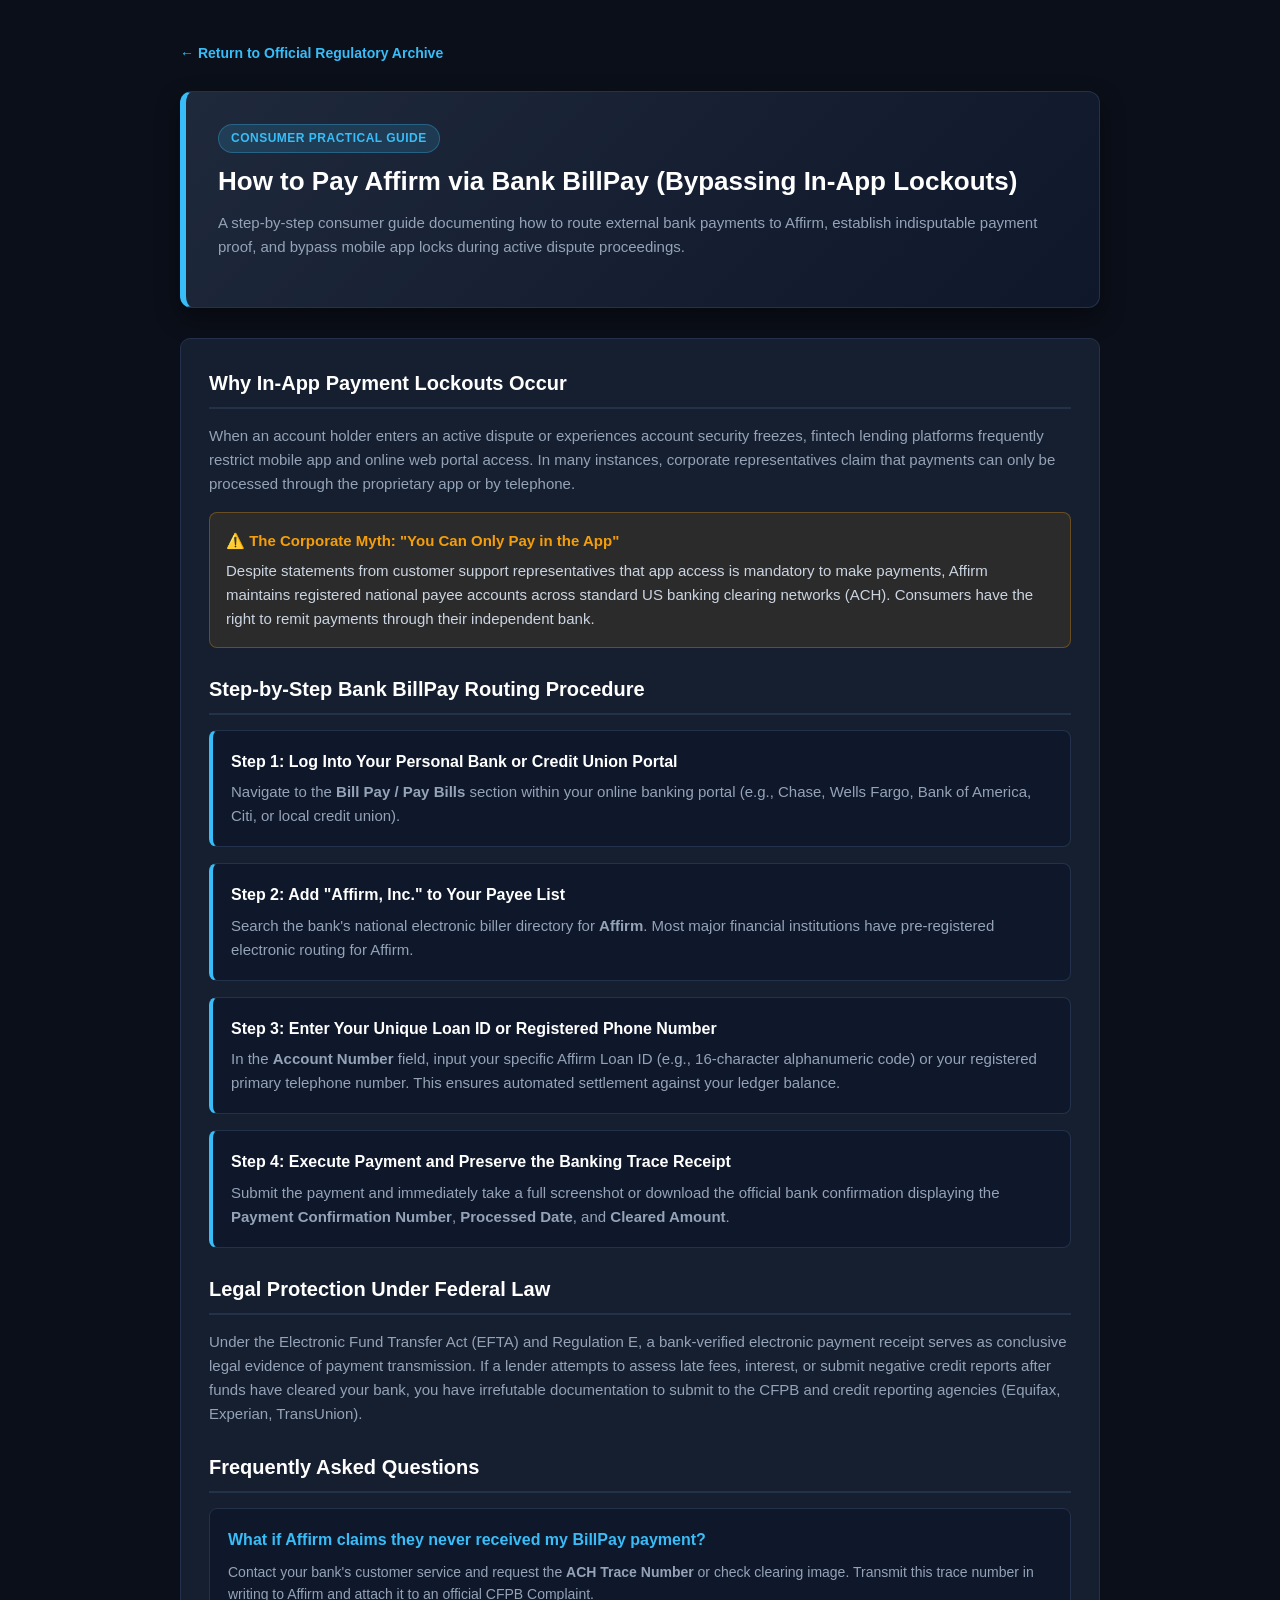
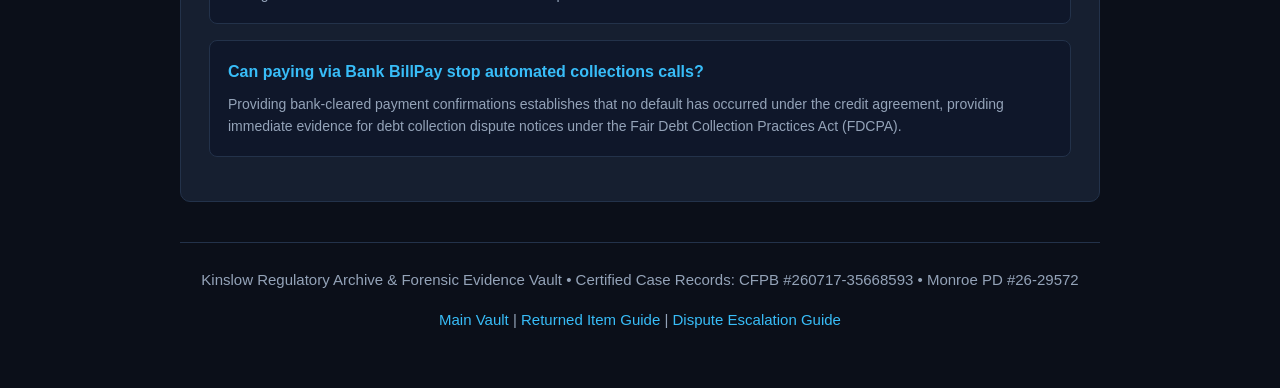
<file: guides/affirm-bank-billpay-workaround.html>
<!DOCTYPE html>
<html lang="en">
<head>
  <meta name="google-site-verification" content="vT88dkj2K0Me4YpnC0ryNFiyrvqzWKQM_3ozZ97njNU" />
  <meta name="google-site-verification" content="google169507de43bc15cc" />
  <meta name="msvalidate.01" content="BE38A756F9040272FC88AAE48403E7BB" />
  <meta charset="UTF-8">
  <meta name="viewport" content="width=device-width, initial-scale=1.0">
  <title>How to Pay Affirm via Bank BillPay (Bypass App Lockout)</title>
  <meta name="description" content="Step-by-step consumer guide on paying Affirm directly through external Bank BillPay, creating indisputable proof of payment">
  <meta name="keywords" content="pay affirm with bank billpay, affirm locked account payment method, affirm customer service payment refusal, affirm bill pay routing, affirm payment error dispute, how to pay affirm without app, Charles W. Kinslow IV, CFPB Complaint 260717-35668593">
  <meta name="robots" content="index, follow, max-snippet:-1, max-image-preview:large, max-video-preview:-1">
  <link rel="canonical" href="https://kinslow-regulatory-archive.org/guides/affirm-bank-billpay-workaround.html">
  
  <!-- Open Graph Meta Tags -->
  <meta property="og:locale" content="en_US">
  <meta property="og:type" content="article">
  <meta property="og:title" content="How to Pay Affirm Directly via Bank BillPay (Bypassing In-App Lockouts)">
  <meta property="og:description" content="Consumer guide documenting how to route external bank bill payments to Affirm, preserve clearing trace records, and disprove false non-payment claims.">
  <meta property="og:url" content="https://kinslow-regulatory-archive.org/guides/affirm-bank-billpay-workaround.html">
  <meta property="og:site_name" content="Kinslow Regulatory Archive &amp; Evidence Vault">
  <meta property="og:image" content="https://kinslow-regulatory-archive.org/thumbnail.jpg">
  <meta property="og:image:width" content="1200">
  <meta property="og:image:height" content="675">
  <meta property="og:image:type" content="image/jpeg">

  <!-- Twitter Card Meta Tags -->
  <meta name="twitter:card" content="summary_large_image">
  <meta name="twitter:image" content="https://kinslow-regulatory-archive.org/thumbnail.jpg">
  <meta name="twitter:title" content="How to Pay Affirm Directly via Bank BillPay (Bypass App Lockout)">
  <meta name="twitter:description" content="Forensic guide on routing payments to Affirm via external bank clearing, preventing improper credit reporting and interest accrual.">

  <!-- Structured JSON-LD Schema (HowTo + FAQPage) -->
  <script type="application/ld+json">
  {
    "@context": "https://schema.org",
    "@graph": [
      {
        "@type": "HowTo",
        "@id": "https://kinslow-regulatory-archive.org/guides/affirm-bank-billpay-workaround.html#howto",
        "name": "How to Pay Affirm Using External Bank BillPay When App Controls Are Locked",
        "description": "Step-by-step procedure to remit payments to Affirm using an independent banking institution's BillPay system, generating permanent proof of timely settlement.",
        "step": [
          {
            "@type": "HowToStep",
            "name": "Access Your Bank's Online BillPay Portal",
            "text": "Log into your personal checking or savings account portal (e.g., Chase, Wells Fargo, Bank of America, or credit union) and navigate to the Bill Pay / Pay Bills section."
          },
          {
            "@type": "HowToStep",
            "name": "Search and Add 'Affirm, Inc.' as a Payee",
            "text": "Search for Affirm in your bank's national electronic payee directory. If Affirm does not appear electronically, enter Affirm's corporate payment processing address."
          },
          {
            "@type": "HowToStep",
            "name": "Input Your 16-Digit Affirm Loan ID or Account Phone Number",
            "text": "Enter your unique Affirm Loan ID, agreement number, or primary registered phone number in the Account Number field to ensure automated backend ledger matching."
          },
          {
            "@type": "HowToStep",
            "name": "Execute Payment and Capture Banking Trace Confirmation",
            "text": "Submit the payment and immediately download or screenshot the processed transaction receipt displaying the bank's Confirmation Number and processed date."
          }
        ]
      },
      {
        "@type": "FAQPage",
        "@id": "https://kinslow-regulatory-archive.org/guides/affirm-bank-billpay-workaround.html#faq",
        "mainEntity": [
          {
            "@type": "Question",
            "name": "Can Affirm claim I missed a payment if I paid through my bank's BillPay?",
            "acceptedAnswer": {
              "@type": "Answer",
              "text": "No. Under the Electronic Fund Transfer Act (EFTA) and Regulation E, a processed bank electronic BillPay receipt with a bank trace identifier constitutes legal proof of payment delivery. Affirm's internal ledger delay cannot be imputed as consumer default."
            }
          },
          {
            "@type": "Question",
            "name": "Why does Affirm customer service claim the only way to pay is through the Affirm app?",
            "acceptedAnswer": {
              "@type": "Answer",
              "text": "First-tier customer service representatives and automated scripts are trained to funnel users into proprietary in-app channels. However, Affirm maintains standard corporate clearing accounts within the US banking ACH network capable of receiving third-party bill payments."
            }
          },
          {
            "@type": "Question",
            "name": "What should I do if Affirm continues to show an overdue balance after BillPay cleared?",
            "acceptedAnswer": {
              "@type": "Answer",
              "text": "Transmit a copy of your bank's cleared transaction statement displaying the trace number to Affirm Customer Operations and file an official CFPB Complaint referencing Section 1026.13 billing error resolution."
            }
          }
        ]
      }
    ]
  }
  </script>

  <style>
    :root {
      --bg: #0b0f19;
      --card-bg: #161f30;
      --accent: #38bdf8;
      --accent-hover: #0284c7;
      --text-main: #f0f4f8;
      --text-muted: #94a3b8;
      --border: #23324a;
      --success: #10b981;
      --warning: #f59e0b;
    }

    * { box-sizing: border-box; margin: 0; padding: 0; }
    body {
      font-family: -apple-system, BlinkMacSystemFont, "Segoe UI", Roboto, Helvetica, Arial, sans-serif;
      background-color: var(--bg);
      color: var(--text-main);
      line-height: 1.6;
      max-width: 960px;
      margin: 0 auto;
      padding: 40px 20px;
    }

    header {
      background: linear-gradient(135deg, #1e293b 0%, #0f172a 100%);
      border: 1px solid var(--border);
      border-left: 6px solid var(--accent);
      padding: 32px;
      border-radius: 12px;
      margin-bottom: 30px;
      box-shadow: 0 10px 25px rgba(0,0,0,0.4);
    }

    .badge {
      display: inline-block;
      background: rgba(56, 189, 248, 0.15);
      color: var(--accent);
      border: 1px solid rgba(56, 189, 248, 0.3);
      padding: 4px 12px;
      border-radius: 20px;
      font-size: 12px;
      font-weight: 700;
      letter-spacing: 0.5px;
      text-transform: uppercase;
      margin-bottom: 12px;
    }

    h1 { font-size: 26px; font-weight: 800; color: #ffffff; margin-bottom: 12px; line-height: 1.3; }
    nav { margin-bottom: 25px; }
    nav a { color: var(--accent); text-decoration: none; font-weight: 600; font-size: 14px; }
    nav a:hover { text-decoration: underline; }

    .content-section {
      background: var(--card-bg);
      border: 1px solid var(--border);
      border-radius: 10px;
      padding: 28px;
      margin-bottom: 30px;
    }

    h2 {
      font-size: 20px;
      color: #ffffff;
      border-bottom: 2px solid var(--border);
      padding-bottom: 8px;
      margin-top: 25px;
      margin-bottom: 15px;
    }
    h2:first-of-type { margin-top: 0; }

    p { color: var(--text-muted); font-size: 15px; margin-bottom: 16px; }
    ul, ol { color: var(--text-muted); margin-left: 20px; margin-bottom: 16px; font-size: 15px; }
    li { margin-bottom: 8px; }

    .step-card {
      background: #0f172a;
      border: 1px solid var(--border);
      border-left: 4px solid var(--accent);
      border-radius: 8px;
      padding: 18px;
      margin-bottom: 16px;
    }
    .step-title { font-weight: 700; color: #ffffff; font-size: 16px; margin-bottom: 6px; }

    .callout {
      background: rgba(245, 158, 11, 0.1);
      border: 1px solid rgba(245, 158, 11, 0.3);
      border-radius: 8px;
      padding: 16px;
      margin-bottom: 20px;
    }
    .callout-title { font-weight: 700; color: var(--warning); margin-bottom: 6px; font-size: 15px; }

    .faq-card {
      background: #0f172a;
      border: 1px solid var(--border);
      border-radius: 8px;
      padding: 18px;
      margin-bottom: 16px;
    }
    .faq-q { font-weight: 700; color: var(--accent); font-size: 16px; margin-bottom: 8px; }
    .faq-a { color: var(--text-muted); font-size: 14px; margin-bottom: 0; }

    footer { text-align: center; font-size: 13px; color: var(--text-muted); border-top: 1px solid var(--border); padding-top: 25px; margin-top: 40px; }
    footer a { color: var(--accent); text-decoration: none; }
  </style>
</head>
<body>

  <nav>
    <a href="../index.html">&larr; Return to Official Regulatory Archive</a>
  </nav>

  <header>
    <span class="badge">Consumer Practical Guide</span>
    <h1>How to Pay Affirm via Bank BillPay (Bypassing In-App Lockouts)</h1>
    <p>A step-by-step consumer guide documenting how to route external bank payments to Affirm, establish indisputable payment proof, and bypass mobile app locks during active dispute proceedings.</p>
  </header>

  <section class="content-section">
    <h2>Why In-App Payment Lockouts Occur</h2>
    <p>When an account holder enters an active dispute or experiences account security freezes, fintech lending platforms frequently restrict mobile app and online web portal access. In many instances, corporate representatives claim that payments can only be processed through the proprietary app or by telephone.</p>
    
    <div class="callout">
      <div class="callout-title">⚠️ The Corporate Myth: "You Can Only Pay in the App"</div>
      <p style="margin-bottom: 0; color: #cbd5e1;">Despite statements from customer support representatives that app access is mandatory to make payments, Affirm maintains registered national payee accounts across standard US banking clearing networks (ACH). Consumers have the right to remit payments through their independent bank.</p>
    </div>

    <h2>Step-by-Step Bank BillPay Routing Procedure</h2>

    <div class="step-card">
      <div class="step-title">Step 1: Log Into Your Personal Bank or Credit Union Portal</div>
      <p style="margin-bottom: 0;">Navigate to the <strong>Bill Pay / Pay Bills</strong> section within your online banking portal (e.g., Chase, Wells Fargo, Bank of America, Citi, or local credit union).</p>
    </div>

    <div class="step-card">
      <div class="step-title">Step 2: Add "Affirm, Inc." to Your Payee List</div>
      <p style="margin-bottom: 0;">Search the bank's national electronic biller directory for <strong>Affirm</strong>. Most major financial institutions have pre-registered electronic routing for Affirm.</p>
    </div>

    <div class="step-card">
      <div class="step-title">Step 3: Enter Your Unique Loan ID or Registered Phone Number</div>
      <p style="margin-bottom: 0;">In the <strong>Account Number</strong> field, input your specific Affirm Loan ID (e.g., 16-character alphanumeric code) or your registered primary telephone number. This ensures automated settlement against your ledger balance.</p>
    </div>

    <div class="step-card">
      <div class="step-title">Step 4: Execute Payment and Preserve the Banking Trace Receipt</div>
      <p style="margin-bottom: 0;">Submit the payment and immediately take a full screenshot or download the official bank confirmation displaying the <strong>Payment Confirmation Number</strong>, <strong>Processed Date</strong>, and <strong>Cleared Amount</strong>.</p>
    </div>

    <h2>Legal Protection Under Federal Law</h2>
    <p>Under the Electronic Fund Transfer Act (EFTA) and Regulation E, a bank-verified electronic payment receipt serves as conclusive legal evidence of payment transmission. If a lender attempts to assess late fees, interest, or submit negative credit reports after funds have cleared your bank, you have irrefutable documentation to submit to the CFPB and credit reporting agencies (Equifax, Experian, TransUnion).</p>

    <h2>Frequently Asked Questions</h2>
    <div class="faq-card">
      <div class="faq-q">What if Affirm claims they never received my BillPay payment?</div>
      <div class="faq-a">Contact your bank's customer service and request the <strong>ACH Trace Number</strong> or check clearing image. Transmit this trace number in writing to Affirm and attach it to an official CFPB Complaint.</div>
    </div>
    <div class="faq-card">
      <div class="faq-q">Can paying via Bank BillPay stop automated collections calls?</div>
      <div class="faq-a">Providing bank-cleared payment confirmations establishes that no default has occurred under the credit agreement, providing immediate evidence for debt collection dispute notices under the Fair Debt Collection Practices Act (FDCPA).</div>
    </div>
  </section>

  <footer>
    <p>Kinslow Regulatory Archive &amp; Forensic Evidence Vault &bull; Certified Case Records: CFPB #260717-35668593 &bull; Monroe PD #26-29572</p>
    <p style="margin-top: 8px;"><a href="../index.html">Main Vault</a> | <a href="affirm-dispute-denied-returned-item.html">Returned Item Guide</a> | <a href="affirm-automated-customer-service-escalation.html">Dispute Escalation Guide</a></p>
  </footer>

</body>
</html>
</file>
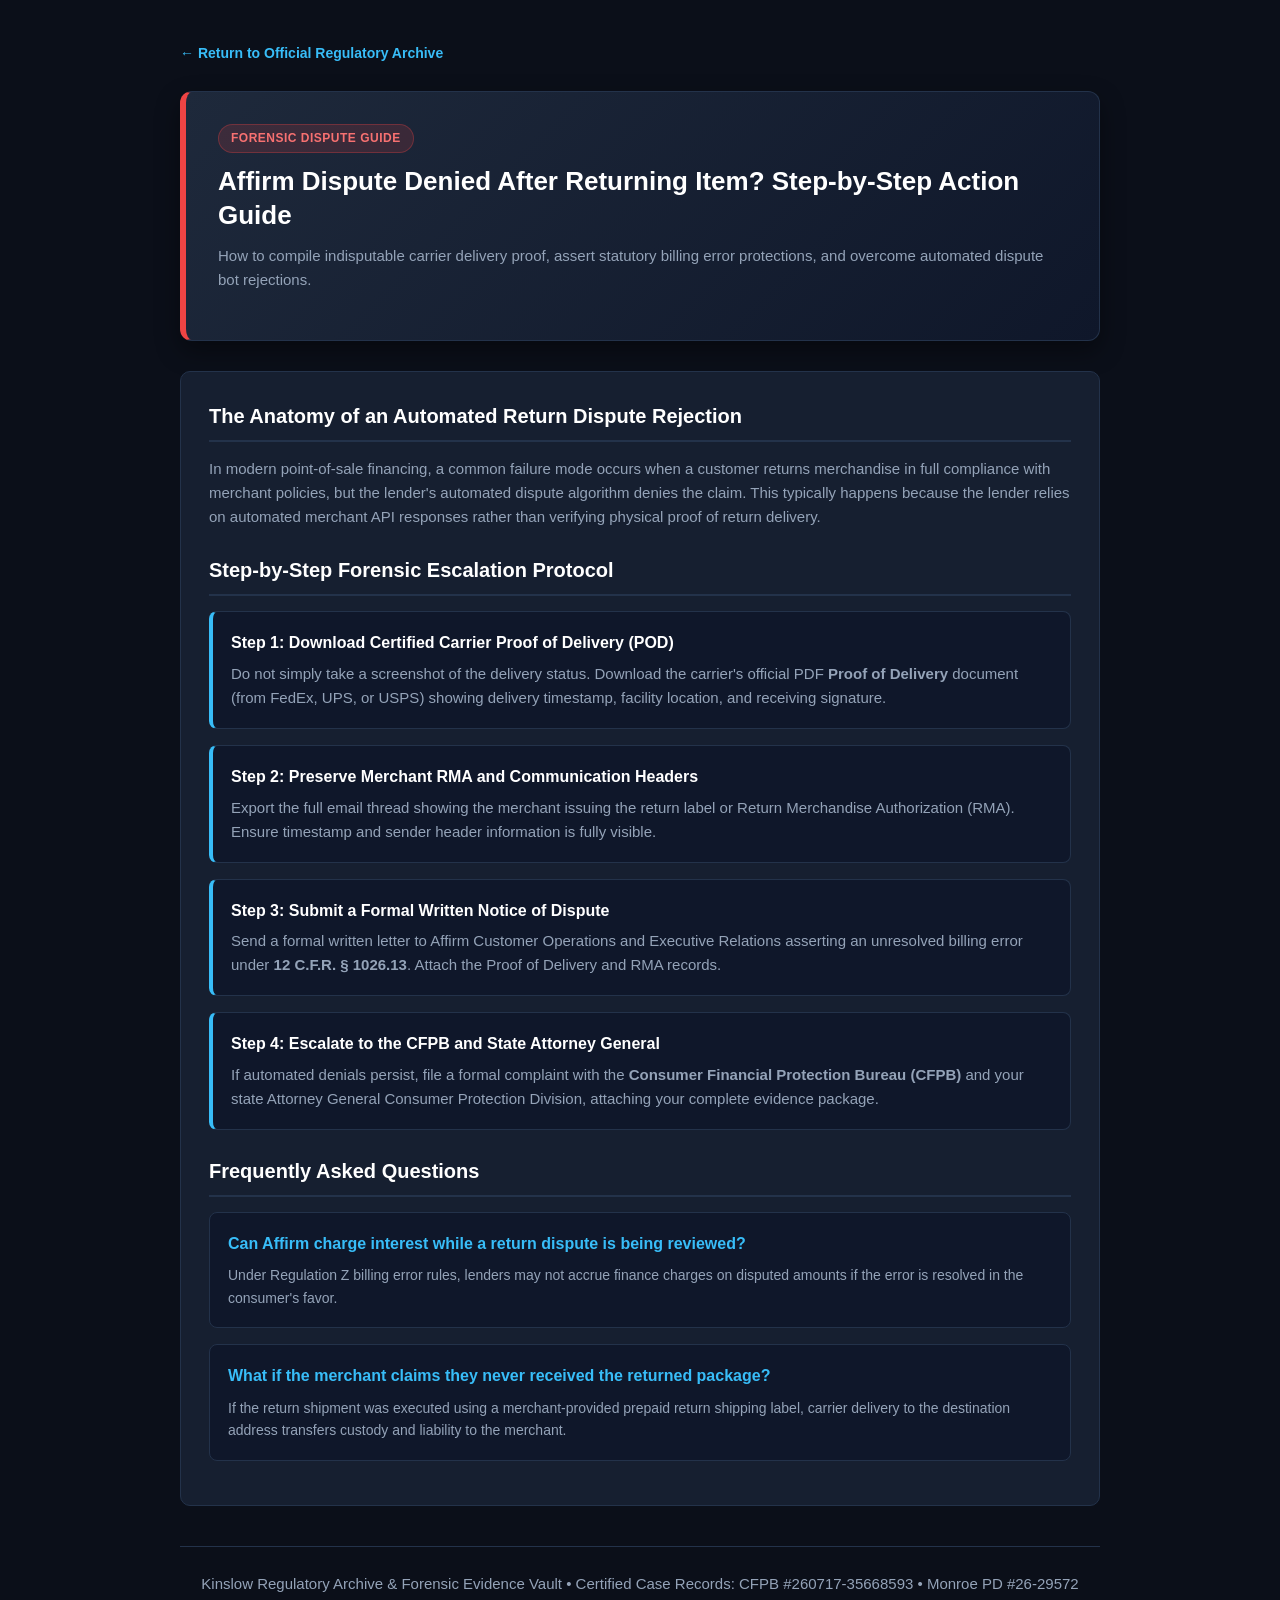
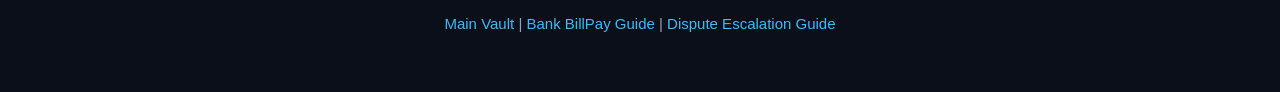
<file: guides/affirm-dispute-denied-returned-item.html>
<!DOCTYPE html>
<html lang="en">
<head>
  <meta name="google-site-verification" content="vT88dkj2K0Me4YpnC0ryNFiyrvqzWKQM_3ozZ97njNU" />
  <meta name="google-site-verification" content="google169507de43bc15cc" />
  <meta name="msvalidate.01" content="BE38A756F9040272FC88AAE48403E7BB" />
  <meta charset="UTF-8">
  <meta name="viewport" content="width=device-width, initial-scale=1.0">
  <title>Affirm Dispute Denied After Returning an Item? Doc Guide</title>
  <meta name="description" content="Forensic guide for consumers whose Affirm BNPL dispute was denied despite returning merchandise, covering the documentation that wins an appeal.">
  <meta name="keywords" content="affirm dispute denied returned item, affirm returned item still charging, affirm merchant return refund delay, affirm dispute rejected evidence, how to reopen affirm dispute, CFPB affirm return dispute, Charles W. Kinslow IV">
  <meta name="robots" content="index, follow, max-snippet:-1, max-image-preview:large, max-video-preview:-1">
  <link rel="canonical" href="https://kinslow-regulatory-archive.org/guides/affirm-dispute-denied-returned-item.html">
  
  <!-- Open Graph Meta Tags -->
  <meta property="og:locale" content="en_US">
  <meta property="og:type" content="article">
  <meta property="og:title" content="Affirm Dispute Denied After Returning Item? Step-by-Step Evidence Guide">
  <meta property="og:description" content="How to build an airtight evidence file when automated loan bots reject merchant return receipts and carrier delivery confirmations.">
  <meta property="og:url" content="https://kinslow-regulatory-archive.org/guides/affirm-dispute-denied-returned-item.html">
  <meta property="og:site_name" content="Kinslow Regulatory Archive &amp; Evidence Vault">
  <meta property="og:image" content="https://kinslow-regulatory-archive.org/thumbnail.jpg">
  <meta property="og:image:width" content="1200">
  <meta property="og:image:height" content="675">
  <meta property="og:image:type" content="image/jpeg">

  <!-- Twitter Card Meta Tags -->
  <meta name="twitter:card" content="summary_large_image">
  <meta name="twitter:image" content="https://kinslow-regulatory-archive.org/thumbnail.jpg">
  <meta name="twitter:title" content="Affirm Dispute Denied for Returned Item: Forensic Action Guide">
  <meta name="twitter:description" content="What to do when automated BNPL dispute systems ignore return tracking numbers and merchant return confirmations.">

  <!-- Structured JSON-LD Schema (HowTo + FAQPage) -->
  <script type="application/ld+json">
  {
    "@context": "https://schema.org",
    "@graph": [
      {
        "@type": "HowTo",
        "@id": "https://kinslow-regulatory-archive.org/guides/affirm-dispute-denied-returned-item.html#howto",
        "name": "How to Reopen and Escalate a Denied Affirm Dispute for Returned Goods",
        "description": "Systematic process to compile return receipts, carrier proof of delivery, and regulatory complaints to reverse erroneous dispute rejections.",
        "step": [
          {
            "@type": "HowToStep",
            "name": "Gather Official Carrier Proof of Delivery (POD)",
            "text": "Obtain the certified tracking history from FedEx, UPS, or USPS showing the return shipment package weight, destination city, delivery timestamp, and recipient signature."
          },
          {
            "@type": "HowToStep",
            "name": "Compile Merchant RMA and Return Authorization Emails",
            "text": "Export complete unedited email chains containing the merchant's Return Merchandise Authorization (RMA) number, return instructions, and credit acknowledgment."
          },
          {
            "@type": "HowToStep",
            "name": "Draft a Formal Written Notice of Billing Error Under Regulation Z",
            "text": "Submit a formal written dispute letter invoking 12 C.F.R. § 1026.13 asserting that billing for returned goods constitutes an unresolved billing error."
          },
          {
            "@type": "HowToStep",
            "name": "File Concurrent CFPB and State Attorney General Complaints",
            "text": "Submit the compiled PDF dossier to the Consumer Financial Protection Bureau (CFPB) and state Attorney General Consumer Protection Division."
          }
        ]
      },
      {
        "@type": "FAQPage",
        "@id": "https://kinslow-regulatory-archive.org/guides/affirm-dispute-denied-returned-item.html#faq",
        "mainEntity": [
          {
            "@type": "Question",
            "name": "Why did Affirm deny my dispute even though the tracking number shows the item was returned?",
            "acceptedAnswer": {
              "@type": "Answer",
              "text": "Many point-of-sale dispute decisions are handled by automated scripts that close cases if the merchant fails to post a backend refund API webhook within a set timeframe, regardless of physical return proof."
            }
          },
          {
            "@type": "Question",
            "name": "Can Affirm report me to credit bureaus while a return dispute is active?",
            "acceptedAnswer": {
              "@type": "Answer",
              "text": "Under the Fair Credit Billing Act (FCBA) and Regulation Z, creditors are prohibited from issuing adverse credit reports or taking collection actions on disputed amounts while an active, documented billing error investigation is underway."
            }
          }
        ]
      }
    ]
  }
  </script>

  <style>
    :root {
      --bg: #0b0f19;
      --card-bg: #161f30;
      --accent: #38bdf8;
      --accent-hover: #0284c7;
      --text-main: #f0f4f8;
      --text-muted: #94a3b8;
      --border: #23324a;
      --success: #10b981;
      --danger: #ef4444;
    }

    * { box-sizing: border-box; margin: 0; padding: 0; }
    body {
      font-family: -apple-system, BlinkMacSystemFont, "Segoe UI", Roboto, Helvetica, Arial, sans-serif;
      background-color: var(--bg);
      color: var(--text-main);
      line-height: 1.6;
      max-width: 960px;
      margin: 0 auto;
      padding: 40px 20px;
    }

    header {
      background: linear-gradient(135deg, #1e293b 0%, #0f172a 100%);
      border: 1px solid var(--border);
      border-left: 6px solid var(--danger);
      padding: 32px;
      border-radius: 12px;
      margin-bottom: 30px;
      box-shadow: 0 10px 25px rgba(0,0,0,0.4);
    }

    .badge {
      display: inline-block;
      background: rgba(239, 68, 68, 0.15);
      color: #f87171;
      border: 1px solid rgba(239, 68, 68, 0.3);
      padding: 4px 12px;
      border-radius: 20px;
      font-size: 12px;
      font-weight: 700;
      letter-spacing: 0.5px;
      text-transform: uppercase;
      margin-bottom: 12px;
    }

    h1 { font-size: 26px; font-weight: 800; color: #ffffff; margin-bottom: 12px; line-height: 1.3; }
    nav { margin-bottom: 25px; }
    nav a { color: var(--accent); text-decoration: none; font-weight: 600; font-size: 14px; }
    nav a:hover { text-decoration: underline; }

    .content-section {
      background: var(--card-bg);
      border: 1px solid var(--border);
      border-radius: 10px;
      padding: 28px;
      margin-bottom: 30px;
    }

    h2 {
      font-size: 20px;
      color: #ffffff;
      border-bottom: 2px solid var(--border);
      padding-bottom: 8px;
      margin-top: 25px;
      margin-bottom: 15px;
    }
    h2:first-of-type { margin-top: 0; }

    p { color: var(--text-muted); font-size: 15px; margin-bottom: 16px; }
    ul, ol { color: var(--text-muted); margin-left: 20px; margin-bottom: 16px; font-size: 15px; }
    li { margin-bottom: 8px; }

    .step-card {
      background: #0f172a;
      border: 1px solid var(--border);
      border-left: 4px solid var(--accent);
      border-radius: 8px;
      padding: 18px;
      margin-bottom: 16px;
    }
    .step-title { font-weight: 700; color: #ffffff; font-size: 16px; margin-bottom: 6px; }

    .faq-card {
      background: #0f172a;
      border: 1px solid var(--border);
      border-radius: 8px;
      padding: 18px;
      margin-bottom: 16px;
    }
    .faq-q { font-weight: 700; color: var(--accent); font-size: 16px; margin-bottom: 8px; }
    .faq-a { color: var(--text-muted); font-size: 14px; margin-bottom: 0; }

    footer { text-align: center; font-size: 13px; color: var(--text-muted); border-top: 1px solid var(--border); padding-top: 25px; margin-top: 40px; }
    footer a { color: var(--accent); text-decoration: none; }
  </style>
</head>
<body>

  <nav>
    <a href="../index.html">&larr; Return to Official Regulatory Archive</a>
  </nav>

  <header>
    <span class="badge">Forensic Dispute Guide</span>
    <h1>Affirm Dispute Denied After Returning Item? Step-by-Step Action Guide</h1>
    <p>How to compile indisputable carrier delivery proof, assert statutory billing error protections, and overcome automated dispute bot rejections.</p>
  </header>

  <section class="content-section">
    <h2>The Anatomy of an Automated Return Dispute Rejection</h2>
    <p>In modern point-of-sale financing, a common failure mode occurs when a customer returns merchandise in full compliance with merchant policies, but the lender's automated dispute algorithm denies the claim. This typically happens because the lender relies on automated merchant API responses rather than verifying physical proof of return delivery.</p>

    <h2>Step-by-Step Forensic Escalation Protocol</h2>

    <div class="step-card">
      <div class="step-title">Step 1: Download Certified Carrier Proof of Delivery (POD)</div>
      <p style="margin-bottom: 0;">Do not simply take a screenshot of the delivery status. Download the carrier's official PDF <strong>Proof of Delivery</strong> document (from FedEx, UPS, or USPS) showing delivery timestamp, facility location, and receiving signature.</p>
    </div>

    <div class="step-card">
      <div class="step-title">Step 2: Preserve Merchant RMA and Communication Headers</div>
      <p style="margin-bottom: 0;">Export the full email thread showing the merchant issuing the return label or Return Merchandise Authorization (RMA). Ensure timestamp and sender header information is fully visible.</p>
    </div>

    <div class="step-card">
      <div class="step-title">Step 3: Submit a Formal Written Notice of Dispute</div>
      <p style="margin-bottom: 0;">Send a formal written letter to Affirm Customer Operations and Executive Relations asserting an unresolved billing error under <strong>12 C.F.R. § 1026.13</strong>. Attach the Proof of Delivery and RMA records.</p>
    </div>

    <div class="step-card">
      <div class="step-title">Step 4: Escalate to the CFPB and State Attorney General</div>
      <p style="margin-bottom: 0;">If automated denials persist, file a formal complaint with the <strong>Consumer Financial Protection Bureau (CFPB)</strong> and your state Attorney General Consumer Protection Division, attaching your complete evidence package.</p>
    </div>

    <h2>Frequently Asked Questions</h2>
    <div class="faq-card">
      <div class="faq-q">Can Affirm charge interest while a return dispute is being reviewed?</div>
      <div class="faq-a">Under Regulation Z billing error rules, lenders may not accrue finance charges on disputed amounts if the error is resolved in the consumer's favor.</div>
    </div>
    <div class="faq-card">
      <div class="faq-q">What if the merchant claims they never received the returned package?</div>
      <div class="faq-a">If the return shipment was executed using a merchant-provided prepaid return shipping label, carrier delivery to the destination address transfers custody and liability to the merchant.</div>
    </div>
  </section>

  <footer>
    <p>Kinslow Regulatory Archive &amp; Forensic Evidence Vault &bull; Certified Case Records: CFPB #260717-35668593 &bull; Monroe PD #26-29572</p>
    <p style="margin-top: 8px;"><a href="../index.html">Main Vault</a> | <a href="affirm-bank-billpay-workaround.html">Bank BillPay Guide</a> | <a href="affirm-automated-customer-service-escalation.html">Dispute Escalation Guide</a></p>
  </footer>

</body>
</html>
</file>
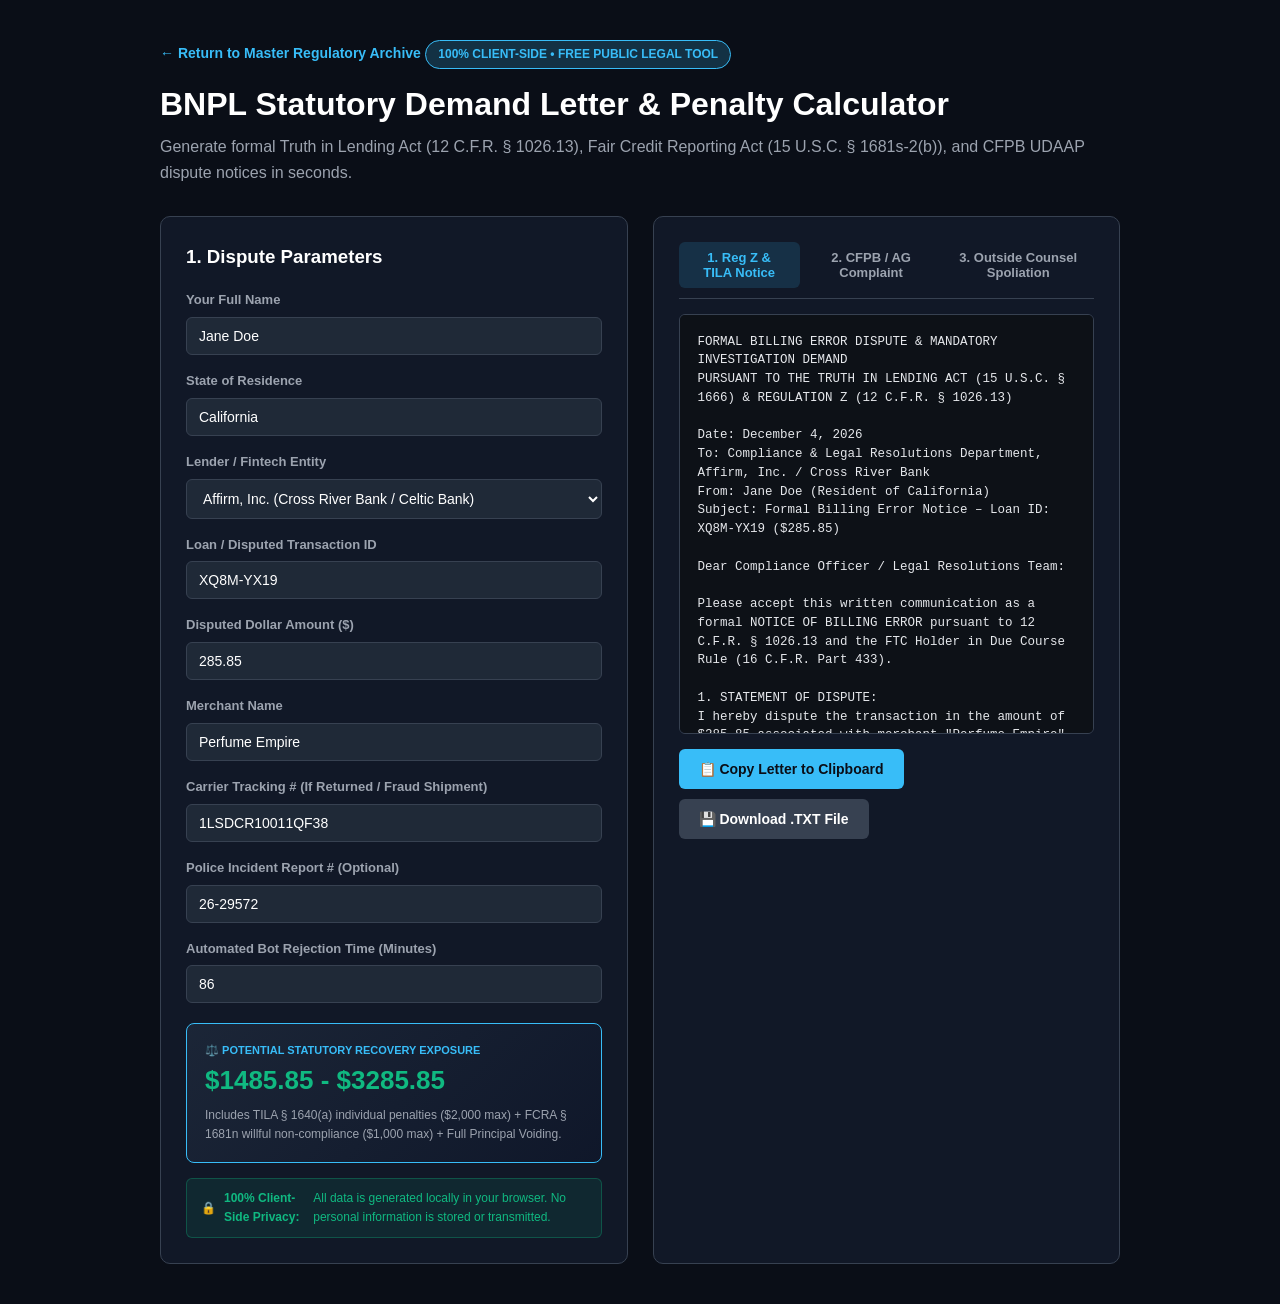
<file: tools/affirm-dispute-demand-generator.html>
<!DOCTYPE html>
<html lang="en">
<head>
  <meta charset="UTF-8">
  <meta name="viewport" content="width=device-width, initial-scale=1.0">
  <title>BNPL Dispute Demand Generator &amp; Damages Calculator</title>
  <meta name="description" content="Free, 100% client-side legal demand letter generator and statutory penalty calculator for consumers facing automated Buy Now Pay Later bot dispute denials">
  <meta name="keywords" content="Affirm dispute letter generator, BNPL dispute demand letter, Regulation Z 1026.13 dispute template, Affirm CFPB complaint generator, FCRA 1681s-2b demand notice, Affirm statutory damages calculator, how to dispute Affirm loan">
  <link rel="canonical" href="https://kinslow-regulatory-archive.org/tools/affirm-dispute-demand-generator.html">

  <style>
    :root {
      --bg-main: #0a0e17;
      --bg-card: #111827;
      --bg-input: #1f2937;
      --text-main: #f3f4f6;
      --text-muted: #9ca3af;
      --accent: #38bdf8;
      --accent-hover: #0284c7;
      --border: #374151;
      --danger: #ef4444;
      --success: #10b981;
      --warning: #f59e0b;
    }
    * { box-sizing: border-box; }
    body {
      font-family: -apple-system, BlinkMacSystemFont, 'Segoe UI', Roboto, Helvetica, Arial, sans-serif;
      background-color: var(--bg-main);
      color: var(--text-main);
      line-height: 1.6;
      margin: 0;
      padding: 0;
    }
    .container {
      max-width: 1000px;
      margin: 0 auto;
      padding: 40px 20px;
    }
    .nav-back {
      display: inline-flex;
      align-items: center;
      gap: 6px;
      color: var(--accent);
      text-decoration: none;
      font-size: 14px;
      font-weight: 600;
      margin-bottom: 20px;
    }
    .badge {
      display: inline-block;
      padding: 4px 12px;
      border-radius: 9999px;
      font-size: 12px;
      font-weight: 800;
      text-transform: uppercase;
      margin-bottom: 12px;
      background: rgba(56, 189, 248, 0.2);
      color: var(--accent);
      border: 1px solid var(--accent);
    }
    h1 {
      font-size: 32px;
      line-height: 1.25;
      margin: 0 0 10px 0;
      color: #ffffff;
    }
    .grid {
      display: grid;
      grid-template-columns: 1fr 1fr;
      gap: 25px;
      margin-top: 30px;
    }
    @media (max-width: 850px) {
      .grid { grid-template-columns: 1fr; }
    }
    .card {
      background: var(--bg-card);
      border: 1px solid var(--border);
      border-radius: 10px;
      padding: 25px;
    }
    .form-group {
      margin-bottom: 16px;
    }
    label {
      display: block;
      font-size: 13px;
      font-weight: 600;
      color: var(--text-muted);
      margin-bottom: 6px;
    }
    input, select, textarea {
      width: 100%;
      background: var(--bg-input);
      border: 1px solid var(--border);
      border-radius: 6px;
      padding: 10px 12px;
      color: #ffffff;
      font-size: 14px;
    }
    input:focus, select:focus, textarea:focus {
      outline: none;
      border-color: var(--accent);
    }
    .btn {
      background: var(--accent);
      color: #0a0e17;
      border: none;
      padding: 12px 20px;
      border-radius: 6px;
      font-weight: 700;
      font-size: 14px;
      cursor: pointer;
      display: inline-flex;
      align-items: center;
      gap: 8px;
      transition: background 0.2s;
    }
    .btn:hover { background: var(--accent-hover); }
    .btn-secondary {
      background: #374151;
      color: #ffffff;
    }
    .btn-secondary:hover { background: #4b5563; }
    .tabs {
      display: flex;
      gap: 8px;
      margin-bottom: 15px;
      border-bottom: 1px solid var(--border);
      padding-bottom: 10px;
      overflow-x: auto;
    }
    .tab-btn {
      background: transparent;
      border: none;
      color: var(--text-muted);
      padding: 8px 14px;
      font-size: 13px;
      font-weight: 600;
      cursor: pointer;
      border-radius: 6px;
    }
    .tab-btn.active {
      background: rgba(56, 189, 248, 0.15);
      color: var(--accent);
    }
    .output-box {
      background: #0d1117;
      border: 1px solid var(--border);
      border-radius: 6px;
      padding: 18px;
      font-family: 'Courier New', Courier, monospace;
      font-size: 12.5px;
      line-height: 1.5;
      color: #e5e7eb;
      height: 420px;
      overflow-y: auto;
      white-space: pre-wrap;
      user-select: all;
    }
    .calc-card {
      background: linear-gradient(135deg, rgba(30, 41, 59, 0.8), rgba(15, 23, 42, 0.9));
      border: 1px solid var(--accent);
      border-radius: 8px;
      padding: 18px;
      margin-top: 20px;
    }
    .calc-val {
      font-size: 26px;
      font-weight: 800;
      color: var(--success);
    }
    .privacy-notice {
      background: rgba(16, 185, 129, 0.1);
      border: 1px solid rgba(16, 185, 129, 0.3);
      border-radius: 6px;
      padding: 10px 14px;
      font-size: 12px;
      color: var(--success);
      margin-top: 15px;
      display: flex;
      align-items: center;
      gap: 8px;
    }
  </style>
</head>
<body>

<div class="container">
  <a href="../index.html" class="nav-back">&larr; Return to Master Regulatory Archive</a>

  <div class="badge">100% Client-Side • Free Public Legal Tool</div>
  <h1>BNPL Statutory Demand Letter &amp; Penalty Calculator</h1>
  <p style="color:var(--text-muted); margin:0 0 20px 0;">
    Generate formal Truth in Lending Act (12 C.F.R. § 1026.13), Fair Credit Reporting Act (15 U.S.C. § 1681s-2(b)), and CFPB UDAAP dispute notices in seconds.
  </p>

  <div class="grid">
    <!-- INPUT FORM -->
    <div class="card">
      <h3 style="margin-top:0; color:#fff;">1. Dispute Parameters</h3>

      <div class="form-group">
        <label>Your Full Name</label>
        <input type="text" id="userName" value="Jane Doe" placeholder="e.g. John Smith" oninput="generateLetters()">
      </div>

      <div class="form-group">
        <label>State of Residence</label>
        <input type="text" id="userState" value="California" placeholder="e.g. Texas, New York" oninput="generateLetters()">
      </div>

      <div class="form-group">
        <label>Lender / Fintech Entity</label>
        <select id="lenderName" onchange="generateLetters()">
          <option value="Affirm, Inc. / Cross River Bank">Affirm, Inc. (Cross River Bank / Celtic Bank)</option>
          <option value="Klarna Inc.">Klarna Inc.</option>
          <option value="Afterpay US Services, LLC">Afterpay (Block, Inc.)</option>
          <option value="Zip Co US Inc.">Zip Co (Quadpay)</option>
        </select>
      </div>

      <div class="form-group">
        <label>Loan / Disputed Transaction ID</label>
        <input type="text" id="loanId" value="XQ8M-YX19" placeholder="e.g. Loan ID or Reference #" oninput="generateLetters()">
      </div>

      <div class="form-group">
        <label>Disputed Dollar Amount ($)</label>
        <input type="number" id="disputeAmount" value="285.85" step="0.01" oninput="updateCalculator(); generateLetters()">
      </div>

      <div class="form-group">
        <label>Merchant Name</label>
        <input type="text" id="merchantName" value="Perfume Empire" placeholder="e.g. Retailer / Merchant" oninput="generateLetters()">
      </div>

      <div class="form-group">
        <label>Carrier Tracking # (If Returned / Fraud Shipment)</label>
        <input type="text" id="trackingNumber" value="1LSDCR10011QF38" placeholder="e.g. FedEx / UPS / OnTrac Tracking" oninput="generateLetters()">
      </div>

      <div class="form-group">
        <label>Police Incident Report # (Optional)</label>
        <input type="text" id="policeReport" value="26-29572" placeholder="e.g. MPD Report #" oninput="generateLetters()">
      </div>

      <div class="form-group">
        <label>Automated Bot Rejection Time (Minutes)</label>
        <input type="number" id="botMinutes" value="86" placeholder="e.g. 16, 86 minutes" oninput="generateLetters()">
      </div>

      <!-- STATUTORY PENALTY ESTIMATOR -->
      <div class="calc-card">
        <div style="font-size:11px; font-weight:800; color:var(--accent); text-transform:uppercase;">
          ⚖️ Potential Statutory Recovery Exposure
        </div>
        <div class="calc-val" id="totalDamages">$2,000.00 - $3,285.85</div>
        <div style="font-size:12px; color:var(--text-muted); margin-top:4px;">
          Includes TILA § 1640(a) individual penalties ($2,000 max) + FCRA § 1681n willful non-compliance ($1,000 max) + Full Principal Voiding.
        </div>
      </div>

      <div class="privacy-notice">
        🔒 <strong>100% Client-Side Privacy:</strong> All data is generated locally in your browser. No personal information is stored or transmitted.
      </div>
    </div>

    <!-- OUTPUT LETTERS -->
    <div class="card">
      <div class="tabs">
        <button class="tab-btn active" id="tabA" onclick="switchTab('A')">1. Reg Z &amp; TILA Notice</button>
        <button class="tab-btn" id="tabB" onclick="switchTab('B')">2. CFPB / AG Complaint</button>
        <button class="tab-btn" id="tabC" onclick="switchTab('C')">3. Outside Counsel Spoliation</button>
      </div>

      <div class="output-box" id="letterOutput"></div>

      <div style="display:flex; gap:10px; margin-top:15px; flex-wrap:wrap;">
        <button class="btn" onclick="copyLetter()">📋 Copy Letter to Clipboard</button>
        <button class="btn btn-secondary" onclick="downloadLetter()">💾 Download .TXT File</button>
      </div>
    </div>
  </div>
</div>

<script>
  let currentTab = 'A';

  function updateCalculator() {
    const amt = parseFloat(document.getElementById('disputeAmount').value) || 0;
    const minDamages = (amt + 1000 + 200).toFixed(2);
    const maxDamages = (amt + 1000 + 2000).toFixed(2);
    document.getElementById('totalDamages').innerText = `$${minDamages} - $${maxDamages}`;
  }

  function switchTab(tab) {
    currentTab = tab;
    document.getElementById('tabA').className = 'tab-btn' + (tab === 'A' ? ' active' : '');
    document.getElementById('tabB').className = 'tab-btn' + (tab === 'B' ? ' active' : '');
    document.getElementById('tabC').className = 'tab-btn' + (tab === 'C' ? ' active' : '');
    generateLetters();
  }

  function generateLetters() {
    const name = document.getElementById('userName').value || '[CONSUMER NAME]';
    const state = document.getElementById('userState').value || '[STATE]';
    const lender = document.getElementById('lenderName').value;
    const loan = document.getElementById('loanId').value || '[LOAN ID]';
    const amt = parseFloat(document.getElementById('disputeAmount').value || 0).toFixed(2);
    const merchant = document.getElementById('merchantName').value || '[MERCHANT]';
    const track = document.getElementById('trackingNumber').value;
    const police = document.getElementById('policeReport').value;
    const minutes = document.getElementById('botMinutes').value || '86';
    const dateStr = new Date().toLocaleDateString('en-US', { year:'numeric', month:'long', day:'numeric' });

    let text = '';

    if (currentTab === 'A') {
      text = `FORMAL BILLING ERROR DISPUTE & MANDATORY INVESTIGATION DEMAND
PURSUANT TO THE TRUTH IN LENDING ACT (15 U.S.C. § 1666) & REGULATION Z (12 C.F.R. § 1026.13)

Date: ${dateStr}
To: Compliance & Legal Resolutions Department, ${lender}
From: ${name} (Resident of ${state})
Subject: Formal Billing Error Notice – Loan ID: ${loan} ($${amt})

Dear Compliance Officer / Legal Resolutions Team:

Please accept this written communication as a formal NOTICE OF BILLING ERROR pursuant to 12 C.F.R. § 1026.13 and the FTC Holder in Due Course Rule (16 C.F.R. Part 433).

1. STATEMENT OF DISPUTE:
I hereby dispute the transaction in the amount of $${amt} associated with merchant "${merchant}" under Loan ID ${loan}. ${police ? `This transaction was the subject of Police Incident Report #${police}.` : `This charge was unauthorized / subject to verified return.`}

2. UNLAWFUL AUTOMATED REJECTION:
Your automated servicing systems rejected this dispute in approximately ${minutes} minutes without human examination of carrier delivery logs${track ? ` (Tracking #${track})` : ''}, IP geolocation discrepancies, or merchant cancellation notices. Under CFPB Circular 2024-03, closed-end BNPL installment credit is subject to affirmative dispute investigation obligations.

3. MANDATORY STATUTORY ACTIONS REQUIRED:
Pursuant to federal law, you are required within 30 days to acknowledge this notice and within 90 days (or two complete billing cycles) conduct a reasonable investigation. You must:
a. Freeze all finance charges, fees, and collection activity on Loan ID ${loan};
b. Prohibit any adverse reporting to consumer reporting agencies (Equifax, Experian, TransUnion, Innovis) pursuant to 15 U.S.C. § 1681s-2(b);
c. Provide all electronic ledger logs, virtual card authorization tokens, and IP audit trails relied upon in any automated denial.

Failure to comply constitutes willful non-compliance under 15 U.S.C. § 1640(a) and 15 U.S.C. § 1681n, entitling the consumer to statutory damages ($1,000 per violation), actual damages, and attorney's fees.

Sincerely,

${name}
Digital Signature & Evidentiary Reservation of Rights`;
    } else if (currentTab === 'B') {
      text = `CONSUMER FINANCIAL PROTECTION BUREAU (CFPB) & STATE ATTORNEY GENERAL COMPLAINT NARRATIVE
DODD-FRANK TITLE X UDAAP (12 U.S.C. § 5536) & FCRA 15 U.S.C. § 1681s-2(b)

Complainant: ${name} (${state})
Respondent: ${lender}
Disputed Account / Loan ID: ${loan}
Disputed Amount: $${amt}
Merchant Involved: ${merchant}

NARRATIVE STATEMENT OF FACTS:
1. On or about the transaction date, an unauthorized / disputed charge of $${amt} was generated through ${lender} at ${merchant}.
2. Complainant initiated an immediate dispute providing certified documentation${track ? ` including carrier tracking (${track})` : ''}${police ? ` and Police Incident Report #${police}` : ''}.
3. Respondent (${lender}) deployed an automated decision-tree bot that summarily rejected Complainant's dispute in ${minutes} minutes, conducting zero human review.
4. When Complainant escalated, Respondent restricted account access, prevented external repayment on performing loans, and falsely asserted that an external bank chargeback occurred to evade regulatory scrutiny.
5. Respondent's conduct constitutes Unfair, Deceptive, and Abusive Acts or Practices (UDAAP) under 12 U.S.C. § 5536(a)(1)(B), an evasion of the FTC Holder in Due Course Rule (16 C.F.R. § 433.2), and a failure to maintain accurate consumer credit records under 15 U.S.C. § 1681s-2(b).

REQUESTED REGULATORY RELIEF:
- Immediate administrative order directing ${lender} to permanently zero out Loan ID ${loan};
- Expungement of any negative credit bureau reporting or internal delinquent flags;
- Supervisory audit of Respondent's automated denial decision algorithms and single-use virtual card suspense account reconciliations.`;
    } else if (currentTab === 'C') {
      text = `FORMAL NOTICE OF LITIGATION HOLD, SPOLIATION PROHIBITION & ETHICAL CONFLICT NOTICE
DELIVERED TO OUTSIDE COUNSEL / LITIGATION REPRESENTATIVES

Date: ${dateStr}
To: Outside Legal Counsel representing ${lender}
From: ${name}
Subject: Spoliation Notice & Evidentiary Preservation Demand – Disputed Portfolio (${loan})

Counsel:

You are hereby formally notified of an active legal dispute and impending regulatory enforcement action regarding Loan ID ${loan} ($${amt}).

1. LITIGATION HOLD & EVIDENCE PRESERVATION:
You and your client (${lender}) are instructed to immediately preserve and suspend all automated deletion/purging protocols regarding:
a. All IP address server logs, device fingerprinting, and session recordings for Loan ${loan};
b. Automated dispute bot decision trees and internal resolution speed timestamps (specifically the ${minutes}-minute denial loop);
c. Bank partner settlement files (Cross River Bank / Celtic Bank) and single-use virtual card refund suspense ledgers;
d. All internal customer operations communications and executive alias routing logs.

2. FAIR CREDIT REPORTING ACT WARNING:
Any attempt to report this disputed balance to consumer reporting agencies while unresolved constitutes willful violation of 15 U.S.C. § 1681s-2(b), exposing your client to statutory damages of $1,000 per violation under 15 U.S.C. § 1681n, plus punitive damages and attorney's fees.

3. SETTLEMENT BYPASS VERIFICATION:
All tender of legitimate performing balances will be routed exclusively via Federal Reserve ACH Bank BillPay with certified trace identifiers. Any refusal of payment tender discharges consumer obligation pursuant to UCC § 3-603.

Governed by the Kinslow Regulatory Evidence Archive (Zenodo DOI: 10.5281/zenodo.21937896).

Sincerely,

${name}`;
    }

    document.getElementById('letterOutput').innerText = text;
  }

  function copyLetter() {
    const text = document.getElementById('letterOutput').innerText;
    navigator.clipboard.writeText(text).then(() => {
      alert('Letter copied to clipboard successfully!');
    });
  }

  function downloadLetter() {
    const text = document.getElementById('letterOutput').innerText;
    const blob = new Blob([text], { type: 'text/plain' });
    const a = document.createElement('a');
    a.href = URL.createObjectURL(blob);
    a.download = `BNPL_Dispute_Notice_${currentTab}.txt`;
    a.click();
  }

  // Initialize
  updateCalculator();
  generateLetters();
</script>

</body>
</html>
</file>
<file: style.css>
/* ==========================================================================
   KINSLOW CONSUMER DEFENSE & REGULATORY ARCHIVE
   The 60-30-10 Cognitive Trust & Clarity Design System (Fintech Standard)
   Audited & Perfected Across 9 Cognitive & Behavioral Psychology Frameworks
   ========================================================================== */

:root {
  /* 60% DOMINANT CANVAS: Anti-Glare Crisp Off-White */
  --bg-canvas: #f8f9fa;
  --bg-surface: #ffffff;
  --bg-surface-subtle: #f1f5f9;
  
  /* 30% SECONDARY STRUCTURE & TYPOGRAPHY: Deep Slate & Navy */
  --text-main: #0f172a;        /* High-contrast headline navy (16.94:1 AAA) */
  --text-body: #334155;        /* Crisp slate body text (9.82:1 AAA) */
  --text-muted: #475569;       /* Secondary metadata slate (7.18:1 AAA) */
  --border-subtle: #e2e8f0;    /* 1px structural container border */
  --border-strong: #cbd5e1;

  /* 10% ACCENT VECTORS: Isolated Primary Action & Trust Markers */
  --accent-primary: #1d4ed8;    /* Trust Cobalt (Reserved for Primary CTA) */
  --accent-primary-hover: #1e40af;
  --accent-primary-bg: #eff6ff;
  
  --accent-amber: #b45309;      /* Warm Amber (Credit Countdown & Intel) */
  --accent-amber-bg: #fffbeb;
  --accent-amber-border: #fde68a;

  --accent-sage: #15803d;       /* Calming Sage (Proof & Safety Cues) */
  --accent-sage-bg: #f0fdf4;
  --accent-sage-border: #bbf7d0;

  /* Layout Geometry */
  --radius-lg: 12px;
  --radius-md: 8px;
  --radius-sm: 6px;
  --maxw: 1200px;
}

*,
*::before,
*::after { 
  box-sizing: border-box; 
}

html { 
  -webkit-text-size-adjust: 100%; 
  scroll-behavior: smooth;
  background-color: var(--bg-canvas);
}

body {
  margin: 0;
  font-family: -apple-system, BlinkMacSystemFont, "Segoe UI", Roboto, "Inter", "Outfit", Helvetica, Arial, sans-serif;
  background-color: var(--bg-canvas);
  color: var(--text-body);
  line-height: 1.75;
  font-size: 17px;
  font-weight: 400;
  -webkit-font-smoothing: antialiased;
}

@media (max-width: 767px) {
  body {
    /* Prevent sticky dock from covering footer/content on mobile */
    padding-bottom: 70px;
  }
}

a { 
  color: var(--accent-primary); 
  text-decoration: none; 
  transition: color 0.2s ease, text-decoration 0.2s ease;
}

a:hover { 
  color: var(--accent-primary-hover); 
  text-decoration: underline; 
}

img { 
  max-width: 100%; 
  height: auto; 
}

.container {
  max-width: var(--maxw);
  margin: 0 auto;
  padding: 0 20px;
}

/* Theory 1: Processing Fluency Asymmetric Golden Ratio Grid */
.hero-grid {
  display: grid;
  grid-template-columns: 1fr;
  gap: 36px;
  align-items: start;
}

@media (min-width: 992px) {
  .hero-grid {
    grid-template-columns: 1.18fr 0.95fr;
    gap: 40px;
    align-items: center;
  }
}

/* Top Reality Banner */
.top-legal-bar {
  background: #0f172a !important;
  color: #f8fafc !important;
  border-bottom: 1px solid #1e293b !important;
  padding: 10px 0 !important;
  font-size: 14px !important;
}

/* Theory 3: Quick Primacy Bar */
.primacy-phone-bar {
  background: #f1f5f9;
  border-bottom: 1px solid #cbd5e1;
  padding: 10px 0;
  font-size: 14px;
}

/* Hero Viewport */
.hero-section {
  background: #ffffff !important;
  border-bottom: 1px solid var(--border-subtle) !important;
  padding: 40px 0 36px;
}

/* Theory 7: Visual Salience - Isolated Primary CTA */
.btn-primary-isolated {
  display: block;
  width: 100%;
  background: var(--accent-primary);
  color: #ffffff !important;
  font-weight: 800;
  font-size: 16px;
  padding: 15px 22px;
  border-radius: var(--radius-sm);
  text-decoration: none !important;
  text-align: center;
  box-shadow: 0 4px 14px rgba(29, 78, 216, 0.3);
  transition: transform 0.2s ease, background 0.2s ease, box-shadow 0.2s ease;
  cursor: pointer;
  border: none;
}

.btn-primary-isolated:hover {
  background: var(--accent-primary-hover);
  box-shadow: 0 6px 20px rgba(29, 78, 216, 0.4);
  transform: translateY(-1px);
}

/* Theory 8: Affordance-Accurate Interactive Option Cards */
.status-option-card {
  display: flex;
  align-items: center;
  gap: 12px;
  padding: 12px 14px;
  border: 1.5px solid #cbd5e1;
  border-radius: var(--radius-md);
  background: #f8fafc;
  cursor: pointer;
  transition: border-color 0.2s ease, background 0.2s ease, box-shadow 0.2s ease;
  margin-bottom: 10px;
  font-size: 14px;
  font-weight: 600;
  color: #0f172a;
}

.status-option-card:hover {
  border-color: var(--accent-primary);
  background: #ffffff;
  box-shadow: 0 2px 8px rgba(15, 23, 42, 0.06);
}

.status-option-card.selected {
  border-color: var(--accent-primary);
  background: #eff6ff;
  color: #1d4ed8;
  font-weight: 700;
}

.radio-indicator {
  width: 18px;
  height: 18px;
  border-radius: 50%;
  border: 2px solid #94a3b8;
  display: flex;
  align-items: center;
  justify-content: center;
  flex-shrink: 0;
  transition: border-color 0.2s ease, background-color 0.2s ease;
}

.status-option-card.selected .radio-indicator {
  border-color: #1d4ed8;
  background: #1d4ed8;
}

.status-option-card.selected .radio-indicator::after {
  content: "";
  width: 6px;
  height: 6px;
  border-radius: 50%;
  background: #ffffff;
}

/* Theory 4: Goal-Gradient Dynamic Timeline Roadmap */
.timeline-roadmap {
  display: flex;
  align-items: center;
  justify-content: space-between;
  position: relative;
  margin: 14px 0 18px;
}

.timeline-roadmap::before {
  content: "";
  position: absolute;
  top: 14px;
  left: 20px;
  right: 20px;
  height: 2px;
  background: #e2e8f0;
  z-index: 1;
}

.roadmap-node {
  position: relative;
  z-index: 2;
  text-align: center;
  flex: 1;
}

.roadmap-circle {
  width: 28px;
  height: 28px;
  border-radius: 50%;
  background: #ffffff;
  border: 2px solid #cbd5e1;
  display: inline-flex;
  align-items: center;
  justify-content: center;
  font-size: 12px;
  font-weight: 800;
  color: #475569;
  margin-bottom: 4px;
  transition: all 0.3s ease;
}

.roadmap-node.active .roadmap-circle {
  background: #1d4ed8;
  border-color: #1d4ed8;
  color: #ffffff;
  box-shadow: 0 0 0 3px rgba(29, 78, 216, 0.2);
}

.roadmap-node.completed .roadmap-circle {
  background: #15803d;
  border-color: #15803d;
  color: #ffffff;
}

.roadmap-label {
  font-size: 11px;
  font-weight: 700;
  color: #475569;
  display: block;
}

.roadmap-node.active .roadmap-label {
  color: #0f172a;
  font-weight: 800;
}

/* Cards & Layout */
.tool-card {
  background: #ffffff;
  border: 1px solid var(--border-subtle);
  border-radius: var(--radius-lg);
  padding: 24px;
  display: flex;
  flex-direction: column;
  justify-content: space-between;
  transition: border-color 0.2s ease, transform 0.2s ease, box-shadow 0.2s ease;
  box-shadow: 0 1px 3px rgba(15, 23, 42, 0.05);
}

.tool-card:hover {
  border-color: var(--border-strong);
  transform: translateY(-2px);
  box-shadow: 0 10px 25px -5px rgba(15, 23, 42, 0.08);
}

/* Theory 7: Isolated Primary Docket Card vs Standard Cards */
.docket-card {
  background: #f8fafc;
  border: 1px solid var(--border-subtle);
  border-radius: var(--radius-md);
  padding: 18px;
  position: relative;
  transition: background 0.2s ease, border-color 0.2s ease, transform 0.2s ease, box-shadow 0.2s ease;
}

.docket-card:hover {
  background: #ffffff;
  border-color: var(--accent-primary);
  transform: translateY(-2px);
  box-shadow: 0 8px 20px rgba(15, 23, 42, 0.08);
}

.docket-card-featured {
  background: #ffffff;
  border: 2px solid #1d4ed8;
  border-radius: var(--radius-md);
  padding: 18px;
  position: relative;
  transition: transform 0.2s ease, box-shadow 0.2s ease;
  box-shadow: 0 4px 14px rgba(29, 78, 216, 0.1);
}

.docket-card-featured:hover {
  transform: translateY(-2px);
  box-shadow: 0 10px 25px rgba(29, 78, 216, 0.2);
}

.docket-card a.stretched-link::after,
.docket-card-featured a.stretched-link::after {
  content: "";
  position: absolute;
  inset: 0;
  z-index: 1;
}

/* Badges */
.badge-clean {
  background: #f1f5f9;
  border: 1px solid #cbd5e1;
  color: #334155;
  font-size: 12px;
  font-weight: 700;
  padding: 3px 10px;
  border-radius: 9999px;
  text-transform: uppercase;
  letter-spacing: 0.04em;
}

.badge-amber {
  background: var(--accent-amber-bg);
  border: 1px solid var(--accent-amber-border);
  color: var(--accent-amber);
  font-size: 12px;
  font-weight: 700;
  padding: 3px 10px;
  border-radius: 9999px;
  text-transform: uppercase;
  letter-spacing: 0.04em;
}

.badge-sage {
  background: var(--accent-sage-bg);
  border: 1px solid var(--accent-sage-border);
  color: var(--accent-sage);
  font-size: 12px;
  font-weight: 700;
  padding: 3px 10px;
  border-radius: 9999px;
  text-transform: uppercase;
  letter-spacing: 0.04em;
}

.badge-featured {
  background: #1d4ed8;
  color: #ffffff;
  font-size: 11px;
  font-weight: 800;
  padding: 3px 8px;
  border-radius: 9999px;
  text-transform: uppercase;
  letter-spacing: 0.05em;
}

h1, h2, h3, h4 {
  color: var(--text-main);
  letter-spacing: -0.02em;
  font-weight: 800;
}

/* ==========================================================================
   MOBILE VIEWPORT & TOUCH UTILITIES (WCAG & LIGHTHOUSE OPTIMIZED)
   ========================================================================== */

/* 1. Mobile Emergency Top Bar */
.mobile-emergency-bar {
  background: #0f172a;
  color: #f8fafc;
  padding: 10px 16px;
  font-size: 13px;
  display: flex;
  align-items: center;
  justify-content: space-between;
  flex-wrap: wrap;
  gap: 8px;
  border-bottom: 1px solid #1e293b;
}

.mobile-emergency-bar a.phone-tap-link {
  color: #38bdf8;
  font-weight: 700;
  text-decoration: underline;
  display: inline-flex;
  align-items: center;
  min-height: 44px;
}

.dtmf-pill {
  background: #1e293b;
  border: 1px solid #334155;
  color: #cbd5e1;
  font-size: 11px;
  font-weight: 700;
  padding: 3px 8px;
  border-radius: 4px;
}

/* 2. Responsive Card Grid Fix */
.responsive-card-grid {
  display: grid;
  grid-template-columns: repeat(auto-fit, minmax(min(100%, 280px), 1fr));
  gap: 18px;
}

/* 3. Fully Visible Notice Box */
.dispute-notice-box {
  background: #f8fafc;
  border: 1.5px solid #cbd5e1;
  border-radius: var(--radius-md);
  padding: 18px;
  font-family: ui-monospace, SFMono-Regular, Menlo, Monaco, Consolas, monospace;
  font-size: 13px;
  color: #0f172a;
  line-height: 1.6;
  white-space: pre-wrap;
  word-break: break-word;
  user-select: all;
  margin: 0 0 16px 0;
}

/* 4. Sticky Bottom Thumb-Dock (Mobile Only) */
.mobile-bottom-dock {
  position: fixed;
  bottom: 0;
  left: 0;
  right: 0;
  background: #ffffff;
  border-top: 1px solid #cbd5e1;
  display: flex;
  justify-content: space-around;
  align-items: center;
  padding: 8px 12px calc(8px + env(safe-area-inset-bottom, 0px));
  box-shadow: 0 -4px 16px rgba(15, 23, 42, 0.08);
  z-index: 9990;
}

.dock-action {
  display: flex;
  flex-direction: column;
  align-items: center;
  justify-content: center;
  gap: 3px;
  color: #475569;
  font-size: 11px;
  font-weight: 700;
  text-decoration: none !important;
  min-height: 48px;
  min-width: 60px;
}

.dock-action:hover, 
.dock-action:active,
.dock-action.primary-dock {
  color: #1d4ed8;
}

/* Hide bottom dock on tablet and desktop screens */
@media (min-width: 768px) {
  .mobile-bottom-dock {
    display: none !important;
  }
}
</file>
